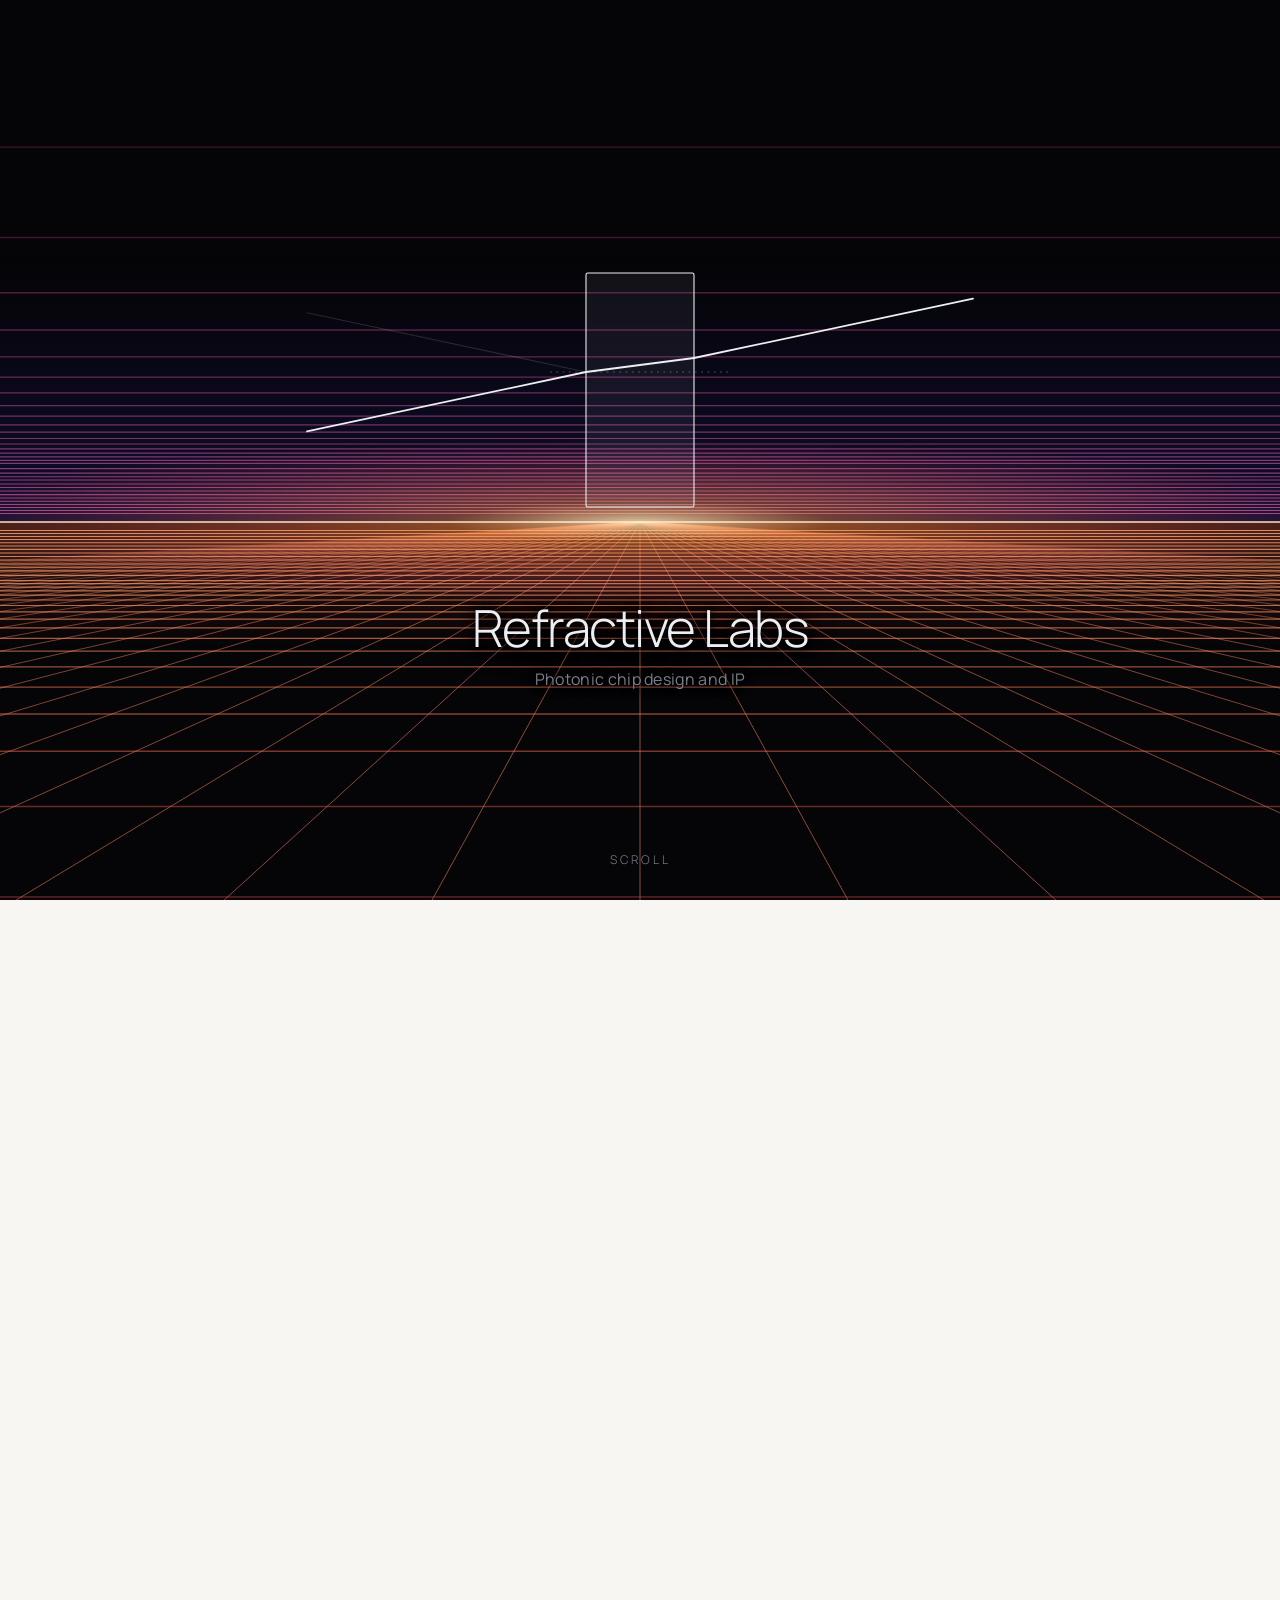
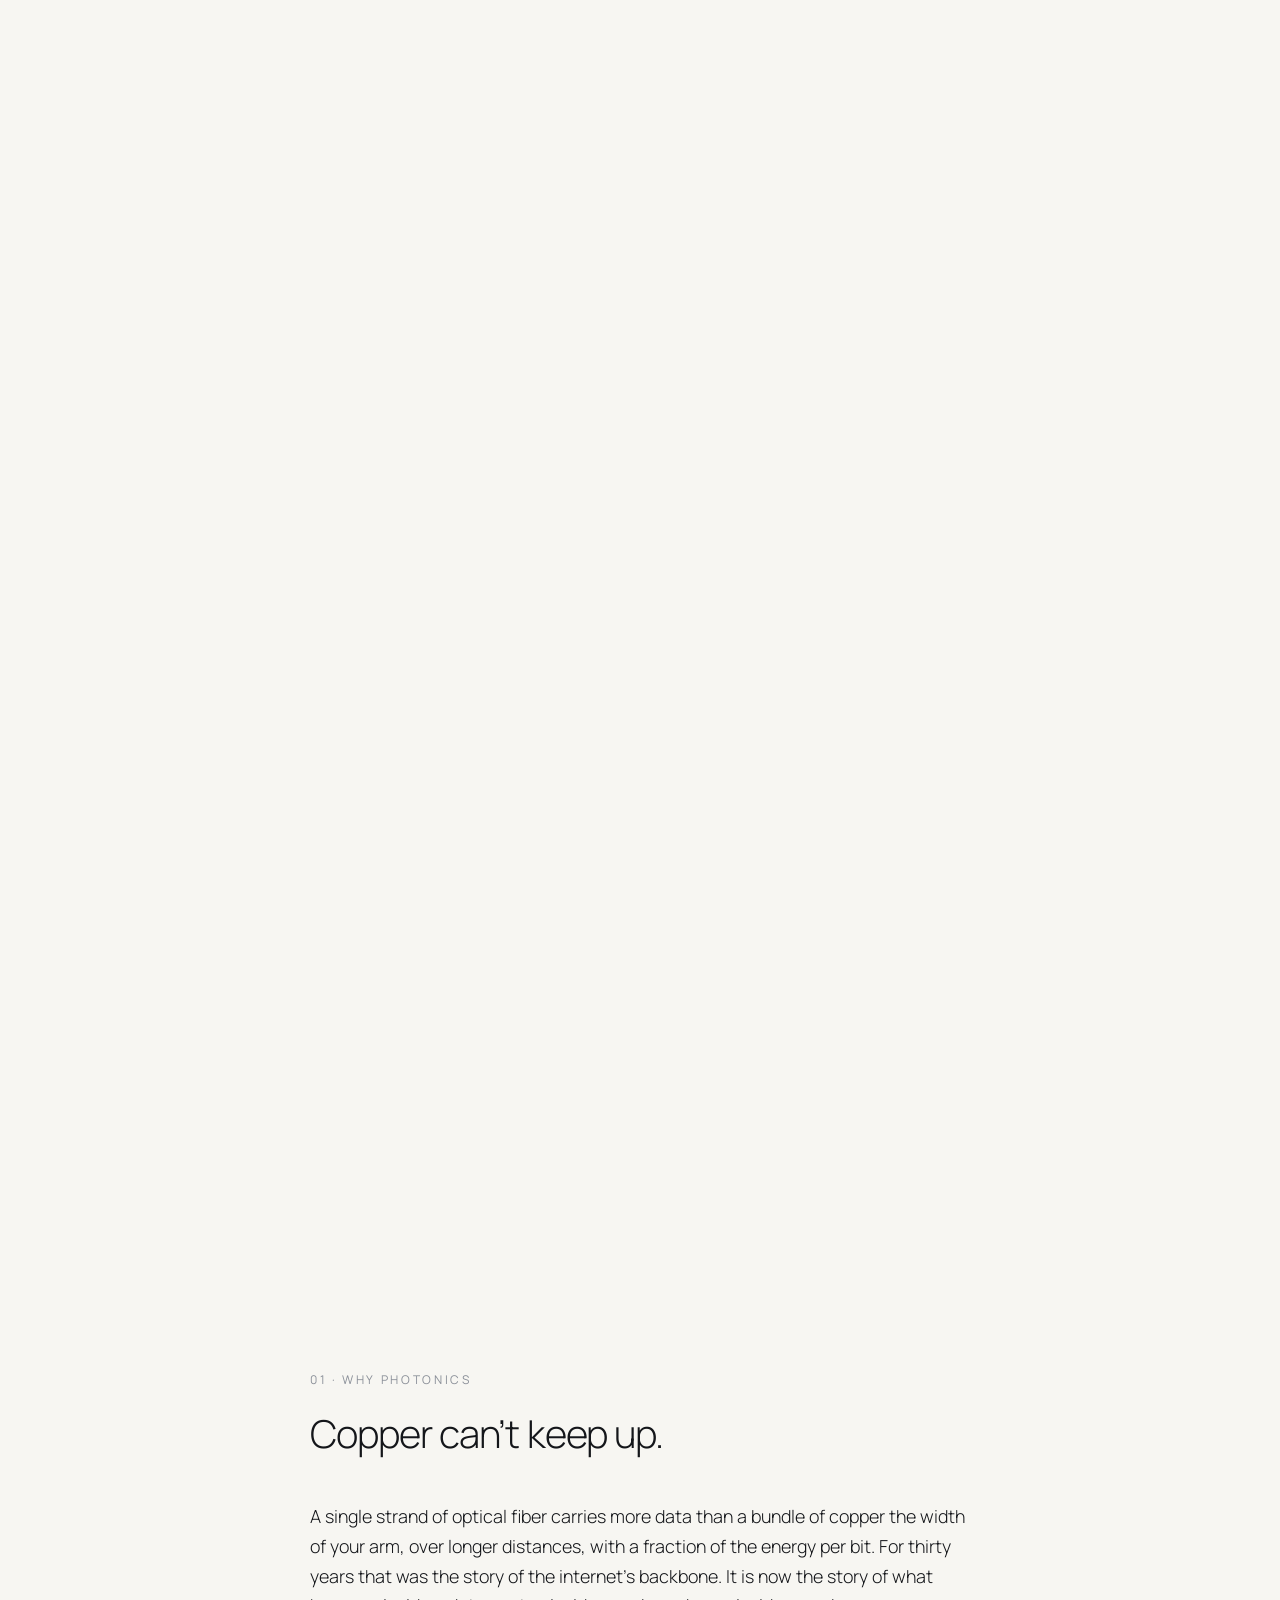
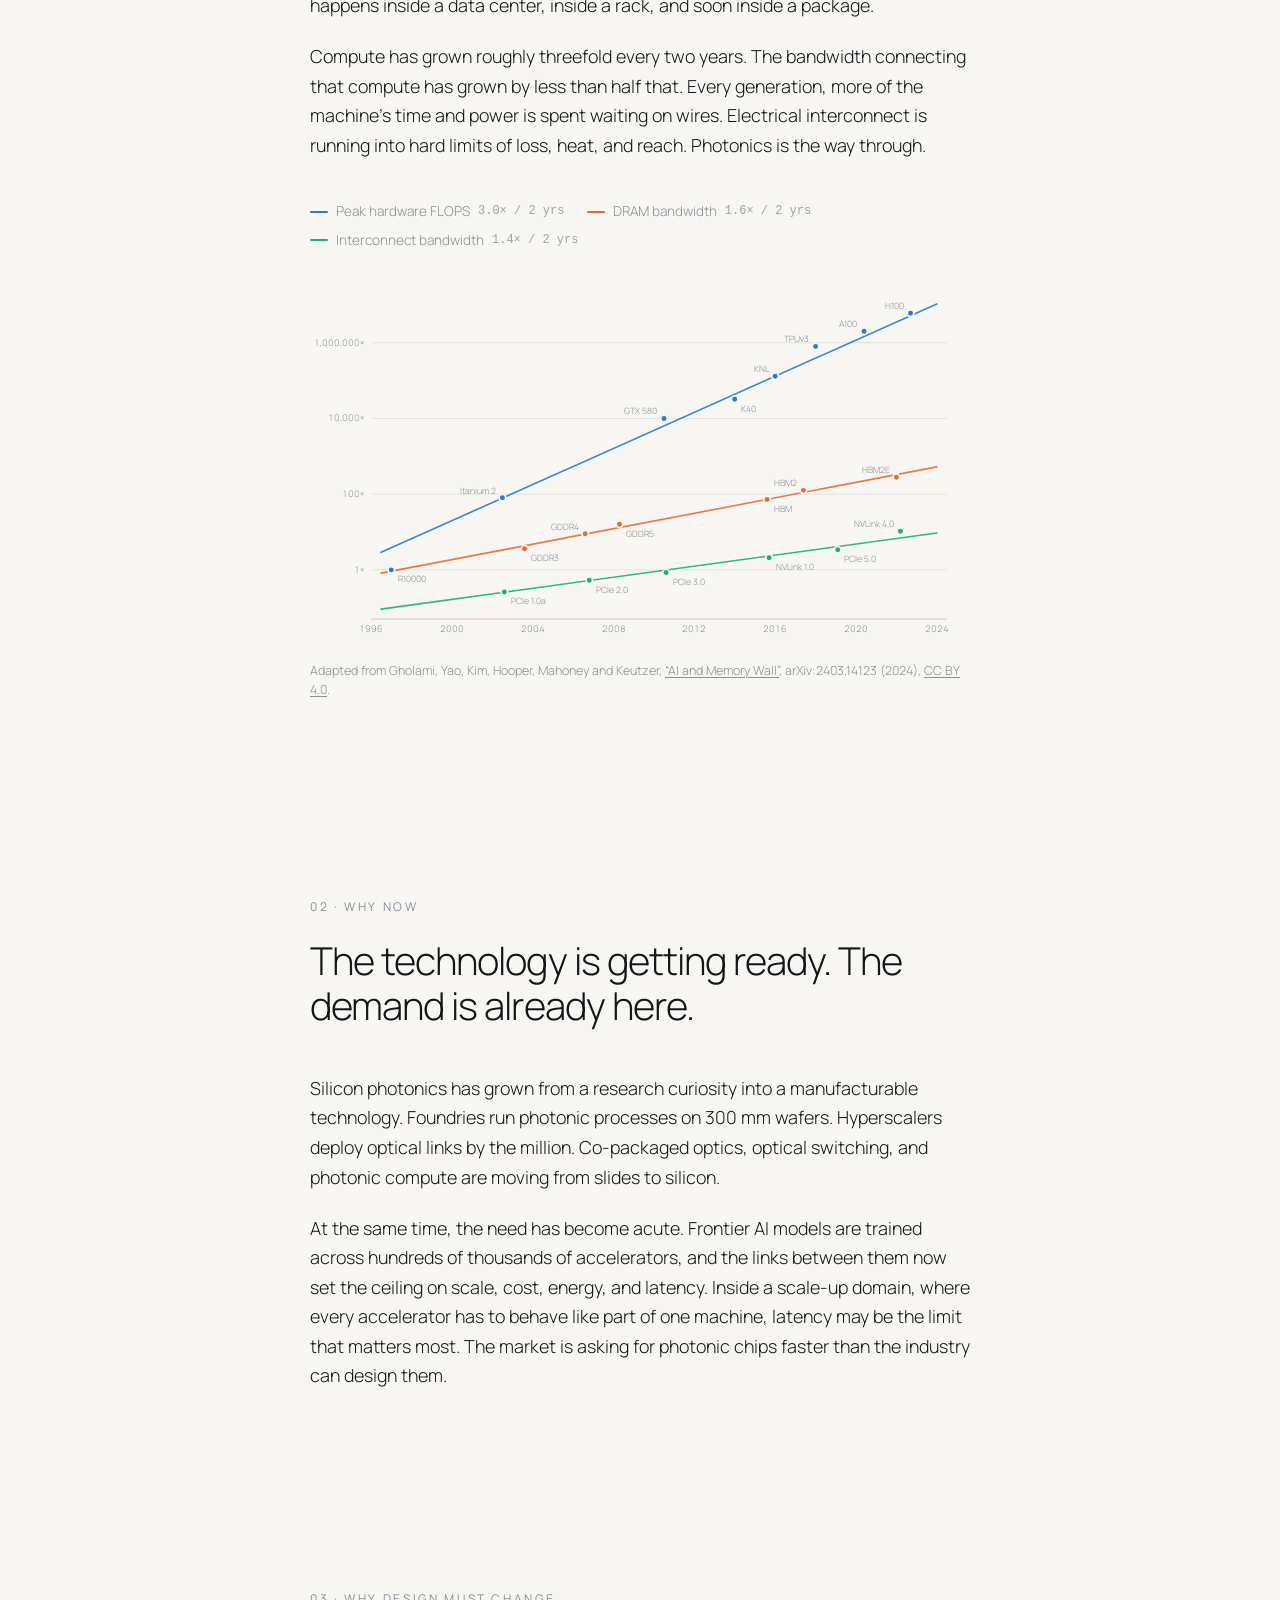
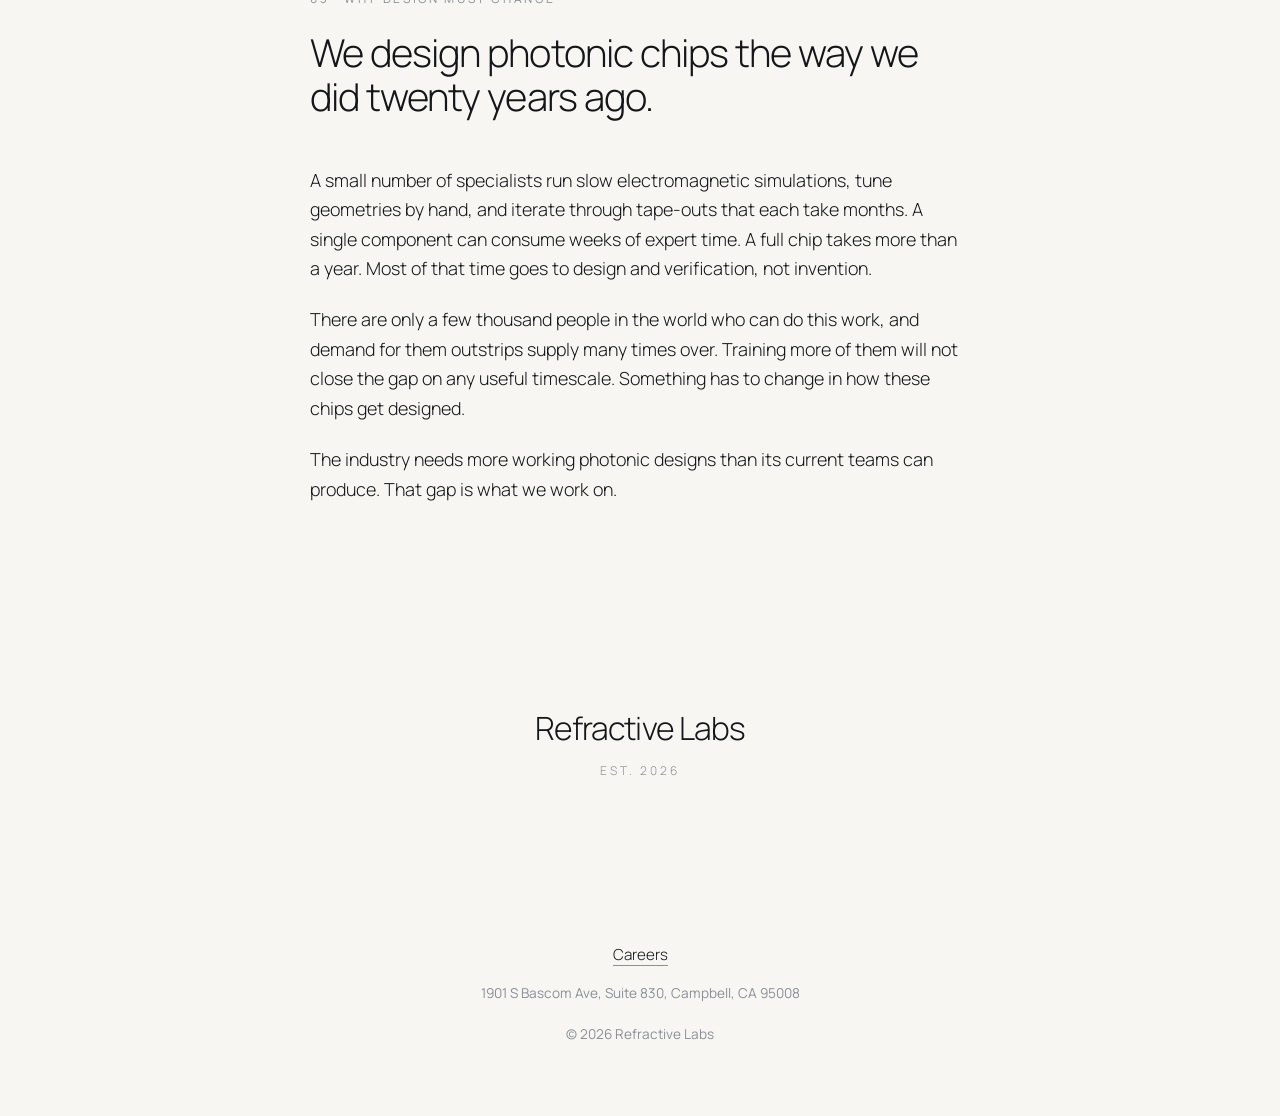
<file: index.html>
<!doctype html>
<html lang="en">
<head>
  <meta charset="utf-8">
  <meta name="viewport" content="width=device-width, initial-scale=1">
  <title>Refractive Labs</title>
  <meta name="description" content="Refractive Labs, Campbell, California.">
  <link rel="canonical" href="https://refractivelabs.com/">
  <link rel="icon" href="assets/favicon.svg" type="image/svg+xml">
  <meta property="og:title" content="Refractive Labs">
  <meta property="og:url" content="https://refractivelabs.com/">
  <meta property="og:type" content="website">
  <meta name="theme-color" content="#f7f6f2" media="(prefers-color-scheme: light)">
  <meta name="theme-color" content="#0f1013" media="(prefers-color-scheme: dark)">
  <link rel="preconnect" href="https://fonts.googleapis.com">
  <link rel="preconnect" href="https://fonts.gstatic.com" crossorigin>
  <link href="https://fonts.googleapis.com/css2?family=Manrope:wght@300;400;500&display=swap" rel="stylesheet">
  <link rel="stylesheet" href="assets/style.css">
</head>
<body>
  <!-- Scroll-driven hero. The tall wrapper provides scroll distance; the stage stays pinned. -->
  <section class="hero" id="hero">
    <div class="stage">
      <canvas class="horizon" id="horizon" aria-hidden="true"></canvas>
      <figure class="figure" aria-hidden="true">
        <svg id="optics" viewBox="0 0 800 400" fill="none">
          <rect class="slab" x="340" y="70" width="120" height="260" rx="2"/>
          <line class="normal" x1="300" y1="180" x2="500" y2="180"/>
          <g id="spectrum"></g>
          <line id="reflect" class="ray reflect" x1="0" y1="0" x2="0" y2="0"/>
          <line id="in" class="ray beam" x1="0" y1="0" x2="0" y2="0"/>
          <line id="mid" class="ray beam" x1="0" y1="0" x2="0" y2="0"/>
          <line id="out" class="ray beam" x1="0" y1="0" x2="0" y2="0"/>
        </svg>
      </figure>
      <header class="brand">
        <h1>Refractive Labs</h1>
        <p class="tagline">Photonic chip design and IP</p>
      </header>
      <p class="cue" id="cue">Scroll</p>
    </div>
  </section>

  <main class="essay">
    <section class="chapter reveal">
      <p class="eyebrow">01 &middot; Why photonics</p>
      <h2>Copper can’t keep up.</h2>
      <p>A single strand of optical fiber carries more data than a bundle of copper the width of your arm, over longer distances, with a fraction of the energy per bit. For thirty years that was the story of the internet's backbone. It is now the story of what happens inside a data center, inside a rack, and soon inside a package.</p>
      <p>Compute has grown roughly threefold every two years. The bandwidth connecting that compute has grown by less than half that. Every generation, more of the machine's time and power is spent waiting on wires. Electrical interconnect is running into hard limits of loss, heat, and reach. Photonics is the way through.</p>
      <figure class="chart">
        <ul class="chart-legend"><li><span class="key s-flops"></span>Peak hardware FLOPS <span class="rate">3.0× / 2 yrs</span></li><li><span class="key s-dram"></span>DRAM bandwidth <span class="rate">1.6× / 2 yrs</span></li><li><span class="key s-ic"></span>Interconnect bandwidth <span class="rate">1.4× / 2 yrs</span></li></ul>
        <div class="chart-wrap">
<svg class="chart-svg" viewBox="0 0 800 470" role="img" aria-labelledby="chart-title chart-desc">
<title id="chart-title">Scaling of peak hardware FLOPS, DRAM bandwidth and interconnect bandwidth, 1996 to 2023</title>
<desc id="chart-desc">Log-scale chart. Peak FLOPS grow about 3 times every two years; DRAM bandwidth about 1.6 times; interconnect bandwidth about 1.4 times. Values normalised to the R10000 of 1997.</desc>
<line class="grid" x1="74" y1="374.4" x2="772" y2="374.4"/>
<text class="tick" x="66" y="377.9" text-anchor="end">1×</text>
<line class="grid" x1="74" y1="282.6" x2="772" y2="282.6"/>
<text class="tick" x="66" y="286.1" text-anchor="end">100×</text>
<line class="grid" x1="74" y1="190.8" x2="772" y2="190.8"/>
<text class="tick" x="66" y="194.3" text-anchor="end">10,000×</text>
<line class="grid" x1="74" y1="99.1" x2="772" y2="99.1"/>
<text class="tick" x="66" y="102.6" text-anchor="end">1,000,000×</text>
<line class="axis" x1="74" y1="434.0" x2="772" y2="434.0"/>
<text class="tick" x="74.0" y="450" text-anchor="middle">1996</text>
<text class="tick" x="172.0" y="450" text-anchor="middle">2000</text>
<text class="tick" x="269.9" y="450" text-anchor="middle">2004</text>
<text class="tick" x="367.9" y="450" text-anchor="middle">2008</text>
<text class="tick" x="465.9" y="450" text-anchor="middle">2012</text>
<text class="tick" x="563.8" y="450" text-anchor="middle">2016</text>
<text class="tick" x="661.8" y="450" text-anchor="middle">2020</text>
<text class="tick" x="759.8" y="450" text-anchor="middle">2024</text>
<line class="trend s-flops" x1="86.2" y1="353.1" x2="759.8" y2="52.1"/>
<line class="trend s-dram" x1="86.2" y1="378.4" x2="759.8" y2="249.6"/>
<line class="trend s-ic" x1="86.2" y1="421.9" x2="759.8" y2="329.7"/>
<circle class="dot s-flops" cx="98.5" cy="374.4" r="4"/>
<text class="pl" x="106.5" y="389.4" text-anchor="start">R10000</text>
<circle class="dot s-flops" cx="233.2" cy="287.0" r="4"/>
<text class="pl" x="225.2" y="282.0" text-anchor="end">Itanium 2</text>
<circle class="dot s-flops" cx="429.1" cy="190.8" r="4"/>
<text class="pl" x="421.1" y="185.8" text-anchor="end">GTX 580</text>
<circle class="dot s-flops" cx="514.8" cy="167.6" r="4"/>
<text class="pl" x="522.8" y="182.6" text-anchor="start">K40</text>
<circle class="dot s-flops" cx="563.8" cy="139.7" r="4"/>
<text class="pl" x="555.8" y="134.7" text-anchor="end">KNL</text>
<circle class="dot s-flops" cx="612.8" cy="103.5" r="4"/>
<text class="pl" x="604.8" y="98.5" text-anchor="end">TPUv3</text>
<circle class="dot s-flops" cx="671.6" cy="85.2" r="4"/>
<text class="pl" x="663.6" y="80.2" text-anchor="end">A100</text>
<circle class="dot s-flops" cx="727.9" cy="63.4" r="4"/>
<text class="pl" x="719.9" y="58.4" text-anchor="end">H100</text>
<circle class="dot s-dram" cx="260.1" cy="348.8" r="4"/>
<text class="pl" x="268.1" y="363.8" text-anchor="start">GDDR3</text>
<circle class="dot s-dram" cx="333.6" cy="330.6" r="4"/>
<text class="pl" x="325.6" y="325.6" text-anchor="end">GDDR4</text>
<circle class="dot s-dram" cx="375.2" cy="319.1" r="4"/>
<text class="pl" x="383.2" y="334.1" text-anchor="start">GDDR5</text>
<circle class="dot s-dram" cx="554.0" cy="289.1" r="4"/>
<text class="pl" x="562.0" y="304.1" text-anchor="start">HBM</text>
<circle class="dot s-dram" cx="598.1" cy="278.0" r="4"/>
<text class="pl" x="590.1" y="273.0" text-anchor="end">HBM2</text>
<circle class="dot s-dram" cx="710.8" cy="262.1" r="4"/>
<text class="pl" x="702.8" y="257.1" text-anchor="end">HBM2E</text>
<circle class="dot s-ic" cx="235.6" cy="401.2" r="4"/>
<text class="pl" x="243.6" y="416.2" text-anchor="start">PCIe 1.0a</text>
<circle class="dot s-ic" cx="338.5" cy="387.0" r="4"/>
<text class="pl" x="346.5" y="402.0" text-anchor="start">PCIe 2.0</text>
<circle class="dot s-ic" cx="431.6" cy="377.6" r="4"/>
<text class="pl" x="439.6" y="392.6" text-anchor="start">PCIe 3.0</text>
<circle class="dot s-ic" cx="556.5" cy="359.6" r="4"/>
<text class="pl" x="564.5" y="374.6" text-anchor="start">NVLink 1.0</text>
<circle class="dot s-ic" cx="639.7" cy="350.0" r="4"/>
<text class="pl" x="647.7" y="365.0" text-anchor="start">PCIe 5.0</text>
<circle class="dot s-ic" cx="715.7" cy="327.5" r="4"/>
<text class="pl" x="707.7" y="322.5" text-anchor="end">NVLink 4.0</text>
<circle class="hit" cx="98.5" cy="374.4" r="14" data-name="R10000" data-series="Peak hardware FLOPS" data-year="1997" data-value="1×"/>
<circle class="hit" cx="233.2" cy="287.0" r="14" data-name="Itanium 2" data-series="Peak hardware FLOPS" data-year="2002" data-value="80×"/>
<circle class="hit" cx="429.1" cy="190.8" r="14" data-name="GTX 580" data-series="Peak hardware FLOPS" data-year="2010" data-value="10,000×"/>
<circle class="hit" cx="514.8" cy="167.6" r="14" data-name="K40" data-series="Peak hardware FLOPS" data-year="2014" data-value="32,000×"/>
<circle class="hit" cx="563.8" cy="139.7" r="14" data-name="KNL" data-series="Peak hardware FLOPS" data-year="2016" data-value="130,000×"/>
<circle class="hit" cx="612.8" cy="103.5" r="14" data-name="TPUv3" data-series="Peak hardware FLOPS" data-year="2018" data-value="800,000×"/>
<circle class="hit" cx="671.6" cy="85.2" r="14" data-name="A100" data-series="Peak hardware FLOPS" data-year="2020" data-value="2,000,000×"/>
<circle class="hit" cx="727.9" cy="63.4" r="14" data-name="H100" data-series="Peak hardware FLOPS" data-year="2023" data-value="6,000,000×"/>
<circle class="hit" cx="260.1" cy="348.8" r="14" data-name="GDDR3" data-series="DRAM bandwidth" data-year="2004" data-value="3.6×"/>
<circle class="hit" cx="333.6" cy="330.6" r="14" data-name="GDDR4" data-series="DRAM bandwidth" data-year="2007" data-value="9×"/>
<circle class="hit" cx="375.2" cy="319.1" r="14" data-name="GDDR5" data-series="DRAM bandwidth" data-year="2008" data-value="16×"/>
<circle class="hit" cx="554.0" cy="289.1" r="14" data-name="HBM" data-series="DRAM bandwidth" data-year="2016" data-value="72×"/>
<circle class="hit" cx="598.1" cy="278.0" r="14" data-name="HBM2" data-series="DRAM bandwidth" data-year="2017" data-value="126×"/>
<circle class="hit" cx="710.8" cy="262.1" r="14" data-name="HBM2E" data-series="DRAM bandwidth" data-year="2022" data-value="280×"/>
<circle class="hit" cx="235.6" cy="401.2" r="14" data-name="PCIe 1.0a" data-series="Interconnect bandwidth" data-year="2003" data-value="0.26×"/>
<circle class="hit" cx="338.5" cy="387.0" r="14" data-name="PCIe 2.0" data-series="Interconnect bandwidth" data-year="2007" data-value="0.53×"/>
<circle class="hit" cx="431.6" cy="377.6" r="14" data-name="PCIe 3.0" data-series="Interconnect bandwidth" data-year="2011" data-value="0.85×"/>
<circle class="hit" cx="556.5" cy="359.6" r="14" data-name="NVLink 1.0" data-series="Interconnect bandwidth" data-year="2016" data-value="2.1×"/>
<circle class="hit" cx="639.7" cy="350.0" r="14" data-name="PCIe 5.0" data-series="Interconnect bandwidth" data-year="2019" data-value="3.4×"/>
<circle class="hit" cx="715.7" cy="327.5" r="14" data-name="NVLink 4.0" data-series="Interconnect bandwidth" data-year="2022" data-value="10×"/>
</svg>
          <div class="chart-tip" id="chartTip" hidden></div>
        </div>
        <figcaption>Adapted from Gholami, Yao, Kim, Hooper, Mahoney and Keutzer, <a href="https://arxiv.org/abs/2403.14123">“AI and Memory Wall”</a>, arXiv:2403.14123 (2024), <a href="https://creativecommons.org/licenses/by/4.0/">CC BY 4.0</a>.</figcaption>
      </figure>
    </section>

    <section class="chapter reveal">
      <p class="eyebrow">02 &middot; Why now</p>
      <h2>The technology is getting ready. The demand is already here.</h2>
      <p>Silicon photonics has grown from a research curiosity into a manufacturable technology. Foundries run photonic processes on 300&nbsp;mm wafers. Hyperscalers deploy optical links by the million. Co-packaged optics, optical switching, and photonic compute are moving from slides to silicon.</p>
      <p>At the same time, the need has become acute. Frontier AI models are trained across hundreds of thousands of accelerators, and the links between them now set the ceiling on scale, cost, energy, and latency. Inside a scale-up domain, where every accelerator has to behave like part of one machine, latency may be the limit that matters most. The market is asking for photonic chips faster than the industry can design them.</p>
    </section>

    <section class="chapter reveal">
      <p class="eyebrow">03 &middot; Why design must change</p>
      <h2>We design photonic chips the way we did twenty years ago.</h2>
      <p>A small number of specialists run slow electromagnetic simulations, tune geometries by hand, and iterate through tape-outs that each take months. A single component can consume weeks of expert time. A full chip takes more than a year. Most of that time goes to design and verification, not invention.</p>
      <p>There are only a few thousand people in the world who can do this work, and demand for them outstrips supply many times over. Training more of them will not close the gap on any useful timescale. Something has to change in how these chips get designed.</p>
      <p>The industry needs more working photonic designs than its current teams can produce. That gap is what we work on.</p>
    </section>

    <section class="chapter closing reveal">
      <p class="wordmark-small">Refractive Labs</p>
      <p class="est">Est. 2026</p>
    </section>
  </main>

  <footer class="foot">
    <p class="foot-links"><a href="/careers/">Careers</a></p>
    <p>1901 S Bascom Ave, Suite 830, Campbell, CA 95008</p>
    <p class="foot-copy">&copy; <span id="year">2026</span> Refractive Labs</p>
  </footer>

  <script src="assets/optics.js"></script>
  <script src="assets/grid.js"></script>
  <script src="assets/chart.js"></script>
</body>
</html>
</file>
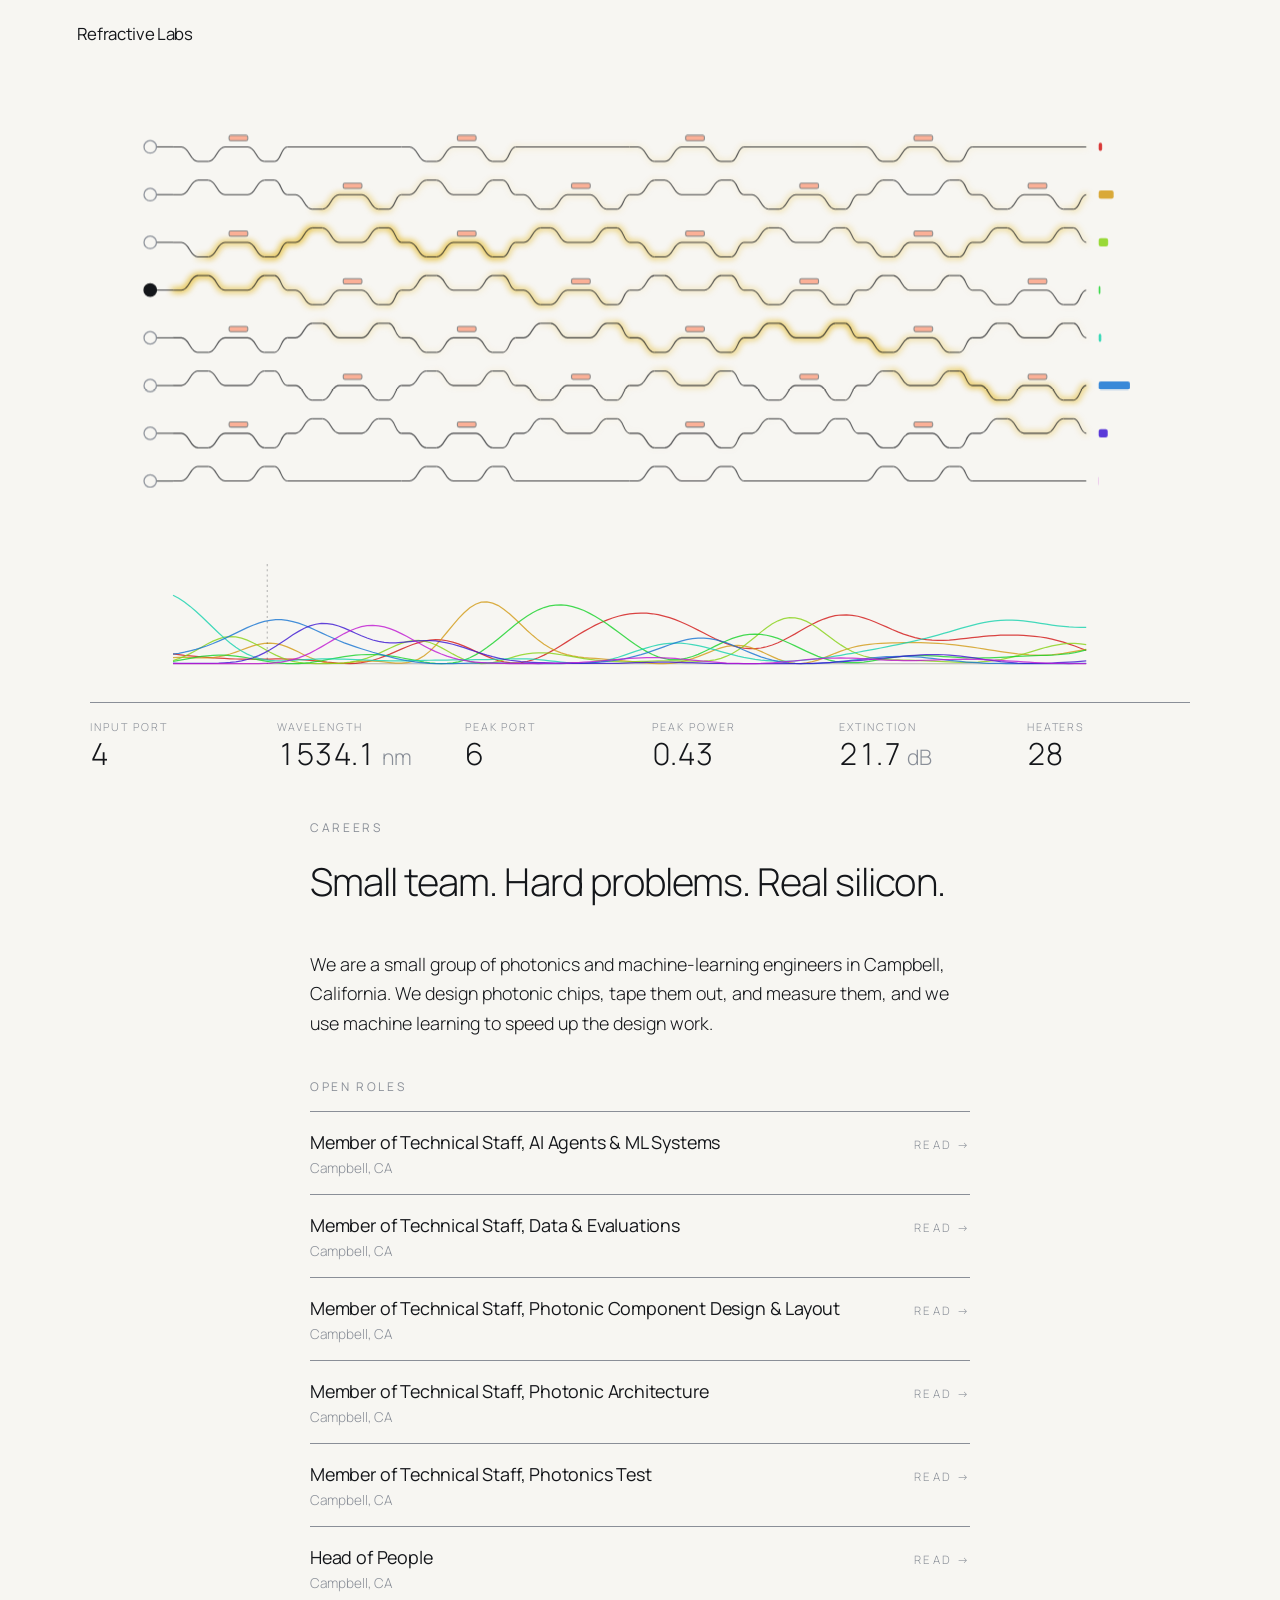
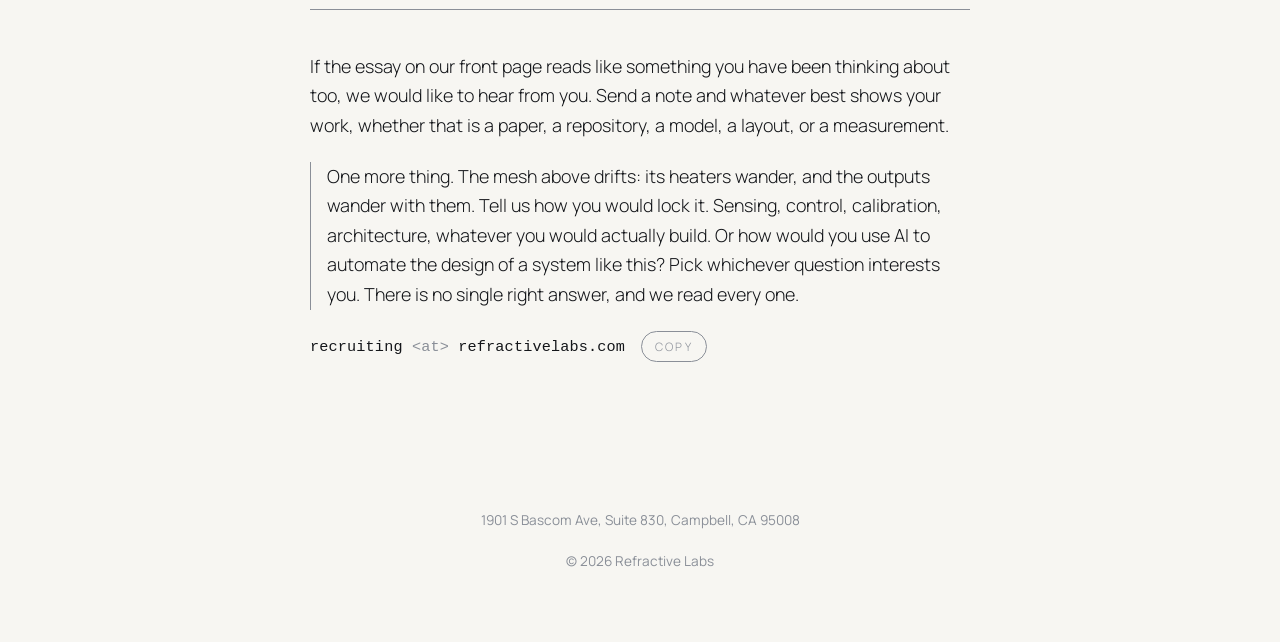
<file: careers/index.html>
<!doctype html>
<html lang="en">
<head>
  <meta charset="utf-8">
  <meta name="viewport" content="width=device-width, initial-scale=1">
  <title>Careers · Refractive Labs</title>
  <meta name="description" content="Careers at Refractive Labs, Campbell, California.">
  <link rel="canonical" href="https://refractivelabs.com/careers/">
  <link rel="icon" href="/assets/favicon.svg" type="image/svg+xml">
  <meta name="theme-color" content="#f7f6f2" media="(prefers-color-scheme: light)">
  <meta name="theme-color" content="#0f1013" media="(prefers-color-scheme: dark)">
  <link rel="preconnect" href="https://fonts.googleapis.com">
  <link rel="preconnect" href="https://fonts.gstatic.com" crossorigin>
  <link href="https://fonts.googleapis.com/css2?family=Manrope:wght@300;400;500&display=swap" rel="stylesheet">
  <link rel="stylesheet" href="/assets/style.css">
</head>
<body class="sub">
  <header class="topbar">
    <a class="home" href="/">Refractive Labs</a>
  </header>

  <main class="careers">
    <figure class="figure meshfig" id="meshFig" aria-hidden="true">
      <svg id="mesh" viewBox="0 0 1060 560" fill="none"></svg>
      <dl class="readout" id="readout"></dl>
    </figure>

    <section class="chapter">
      <p class="eyebrow">Careers</p>
      <h2>Small team. Hard problems. Real silicon.</h2>
      <p>We are a small group of photonics and machine-learning engineers in Campbell, California. We design photonic chips, tape them out, and measure them, and we use machine learning to speed up the design work.</p>
      <div class="roles" id="open-roles">
        <h3>Open roles</h3>
        <ul class="role-list">
          <li><a href="/careers/ai-agents-ml-systems/">
            <span><span class="role-name">Member of Technical Staff, AI Agents &amp; ML Systems</span>
            <span class="role-meta">Campbell, CA</span></span>
            <span class="role-go" aria-hidden="true">Read &rarr;</span></a></li>
          <li><a href="/careers/data-evaluations/">
            <span><span class="role-name">Member of Technical Staff, Data &amp; Evaluations</span>
            <span class="role-meta">Campbell, CA</span></span>
            <span class="role-go" aria-hidden="true">Read &rarr;</span></a></li>
          <li><a href="/careers/photonic-component-design-layout/">
            <span><span class="role-name">Member of Technical Staff, Photonic Component Design &amp; Layout</span>
            <span class="role-meta">Campbell, CA</span></span>
            <span class="role-go" aria-hidden="true">Read &rarr;</span></a></li>
          <li><a href="/careers/photonic-architecture/">
            <span><span class="role-name">Member of Technical Staff, Photonic Architecture</span>
            <span class="role-meta">Campbell, CA</span></span>
            <span class="role-go" aria-hidden="true">Read &rarr;</span></a></li>
          <li><a href="/careers/photonics-test/">
            <span><span class="role-name">Member of Technical Staff, Photonics Test</span>
            <span class="role-meta">Campbell, CA</span></span>
            <span class="role-go" aria-hidden="true">Read &rarr;</span></a></li>
          <li><a href="/careers/head-of-people/">
            <span><span class="role-name">Head of People</span>
            <span class="role-meta">Campbell, CA</span></span>
            <span class="role-go" aria-hidden="true">Read &rarr;</span></a></li>
        </ul>
      </div>
      <p>If the essay on our front page reads like something you have been thinking about too, we would like to hear from you. Send a note and whatever best shows your work, whether that is a paper, a repository, a model, a layout, or a measurement.</p>
      <p class="challenge">One more thing. The mesh above drifts: its heaters wander, and the outputs wander with them. Tell us how you would lock it. Sensing, control, calibration, architecture, whatever you would actually build. Or how would you use AI to automate the design of a system like this? Pick whichever question interests you. There is no single right answer, and we read every one.</p>
      <p class="email"><span class="obf"><span>recruiting</span><span class="at"> &lt;at&gt; </span><span>refractivelabs.com</span></span>
        <button type="button" class="copy" id="copyEmail" aria-label="Copy email address">copy</button></p>
    </section>
  </main>

  <footer class="foot">
    <p>1901 S Bascom Ave, Suite 830, Campbell, CA 95008</p>
    <p class="foot-copy">&copy; <span id="year">2026</span> Refractive Labs</p>
  </footer>

  <script src="/assets/readout.js"></script>
  <script src="/assets/mesh.js"></script>
  <script src="/assets/email.js"></script>
</body>
</html>
</file>
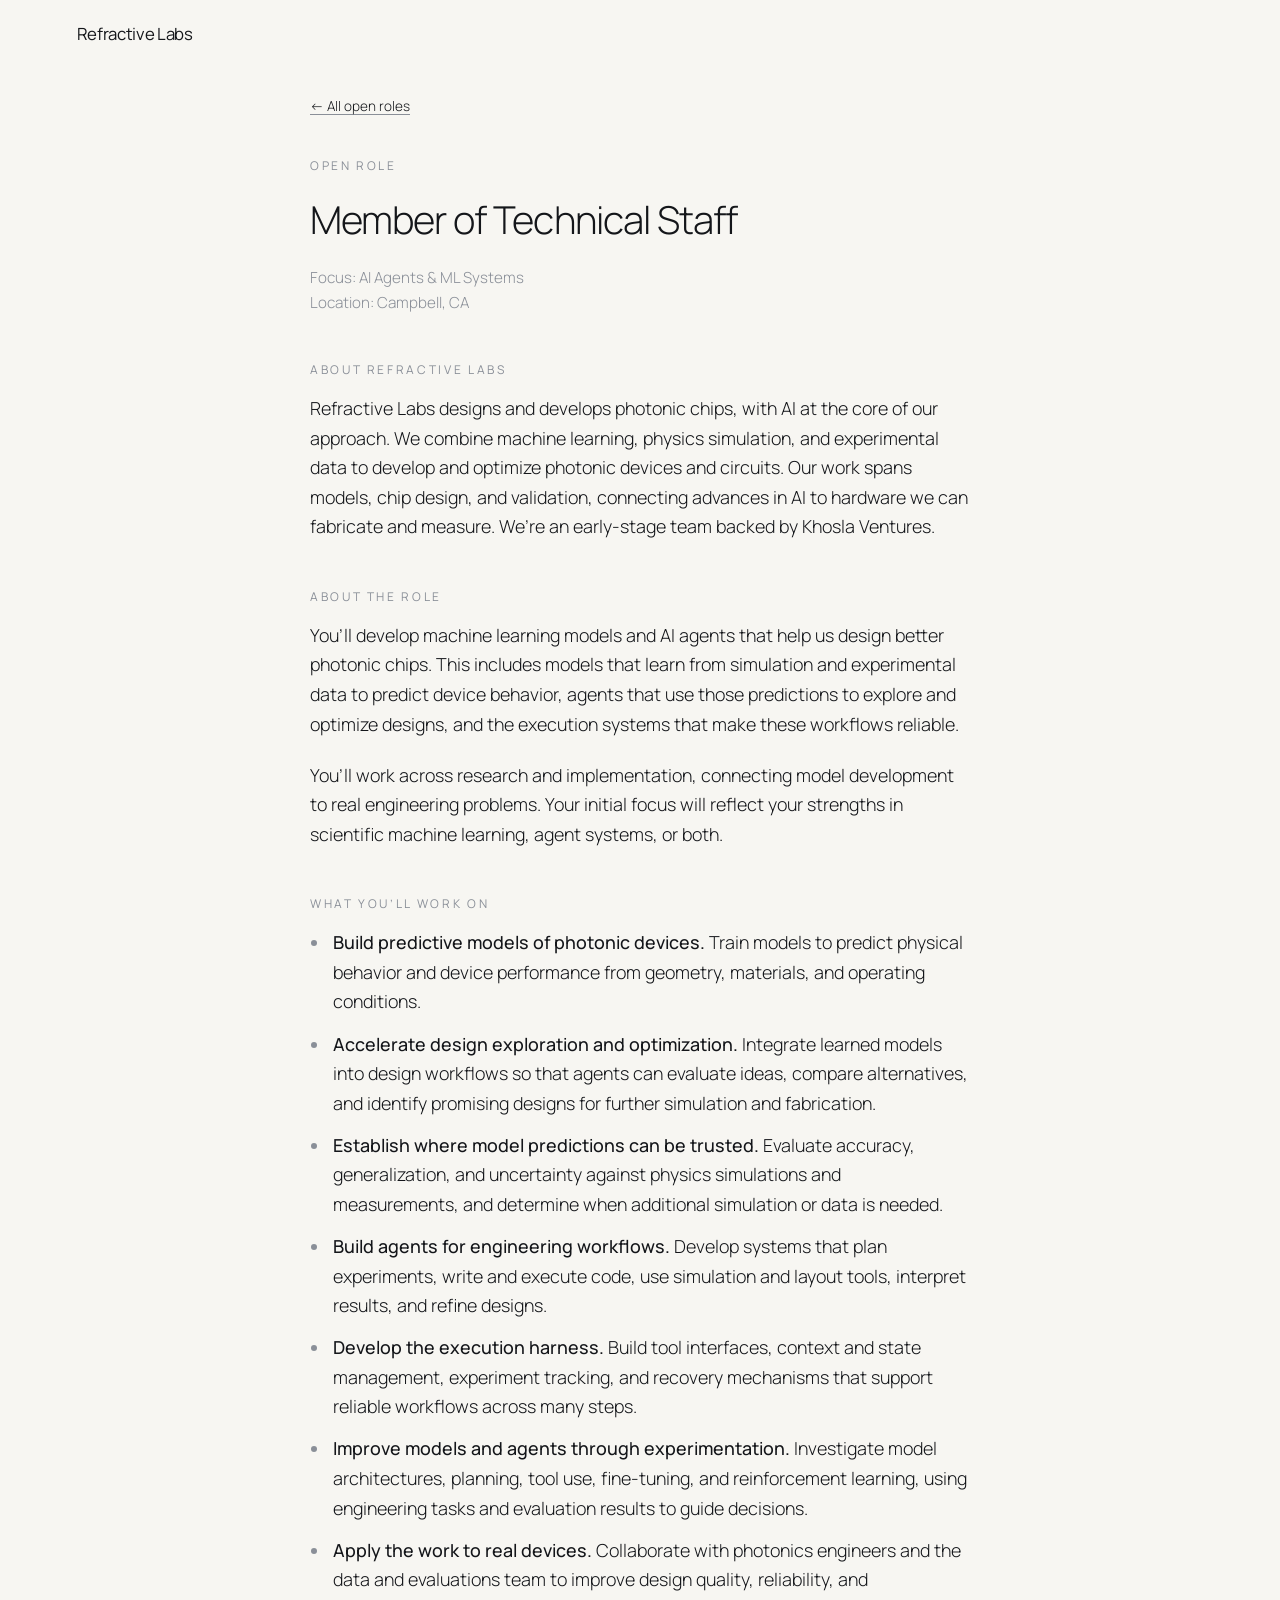
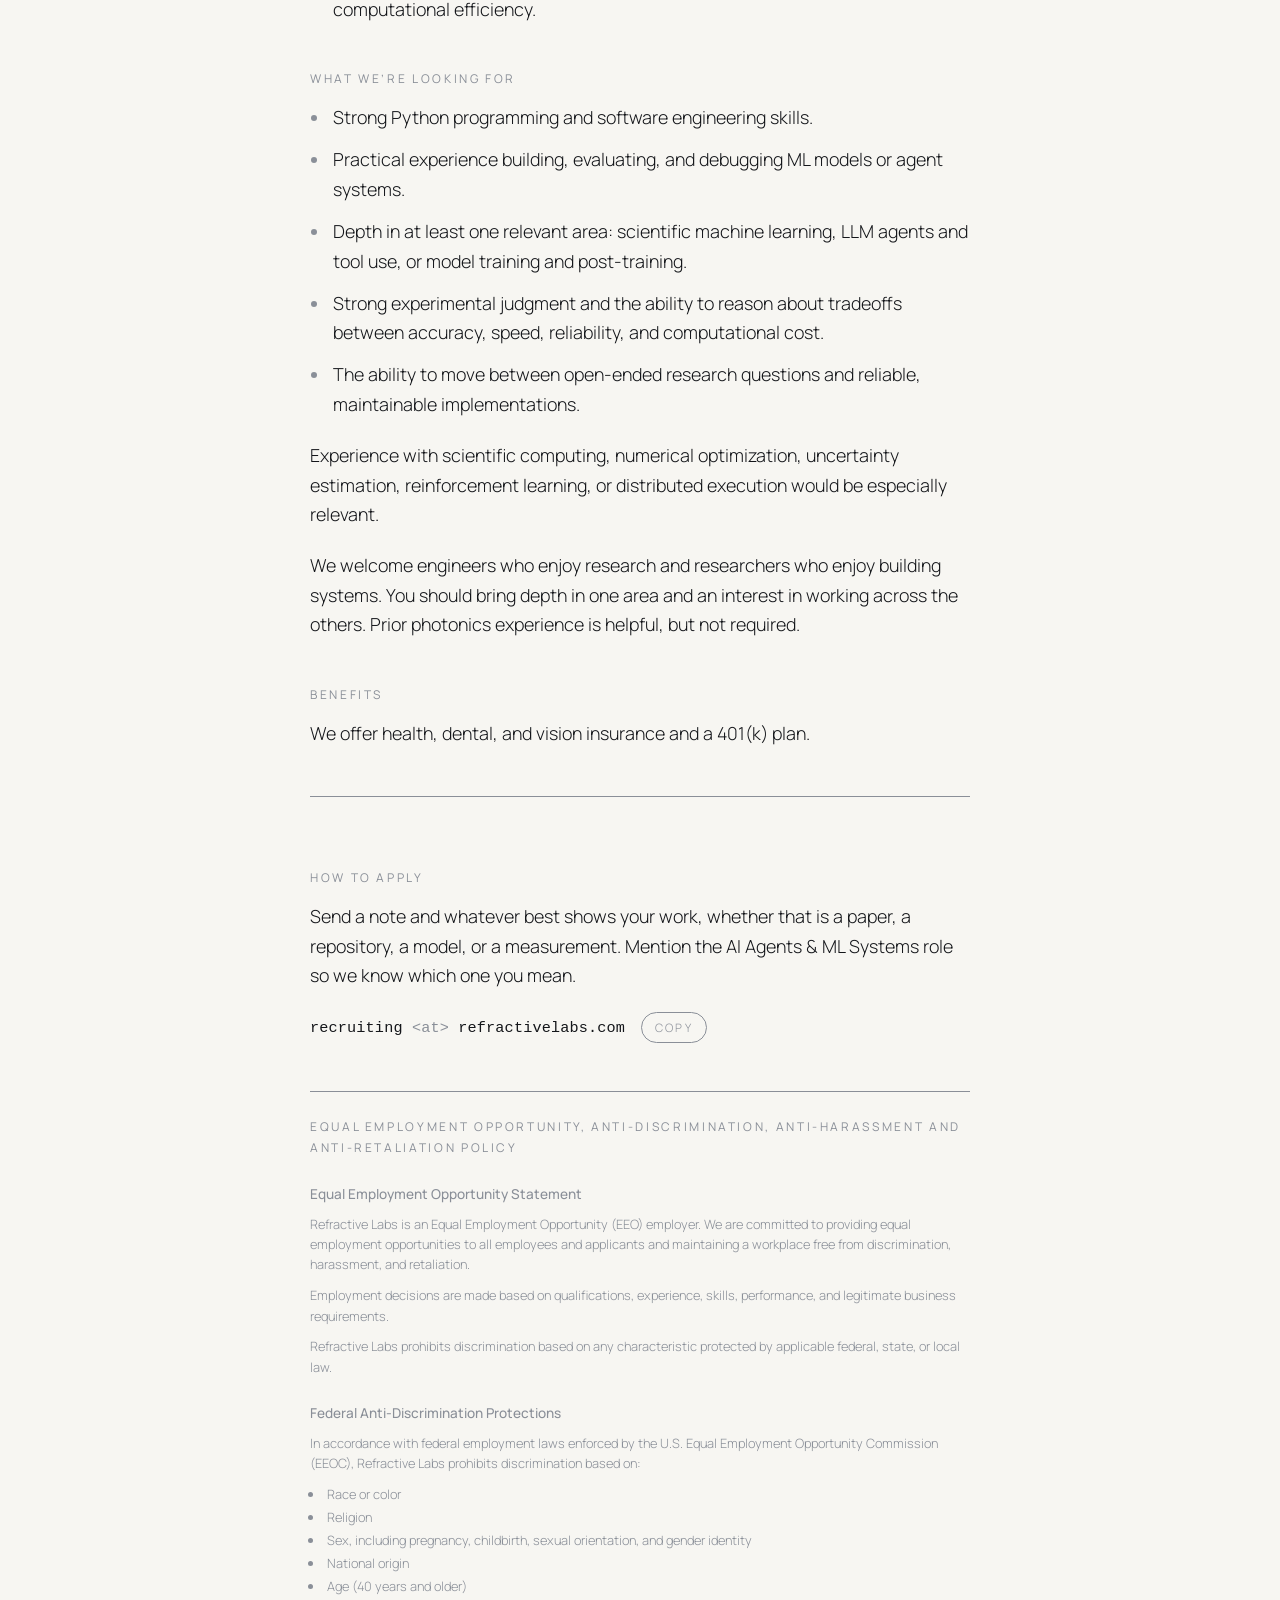
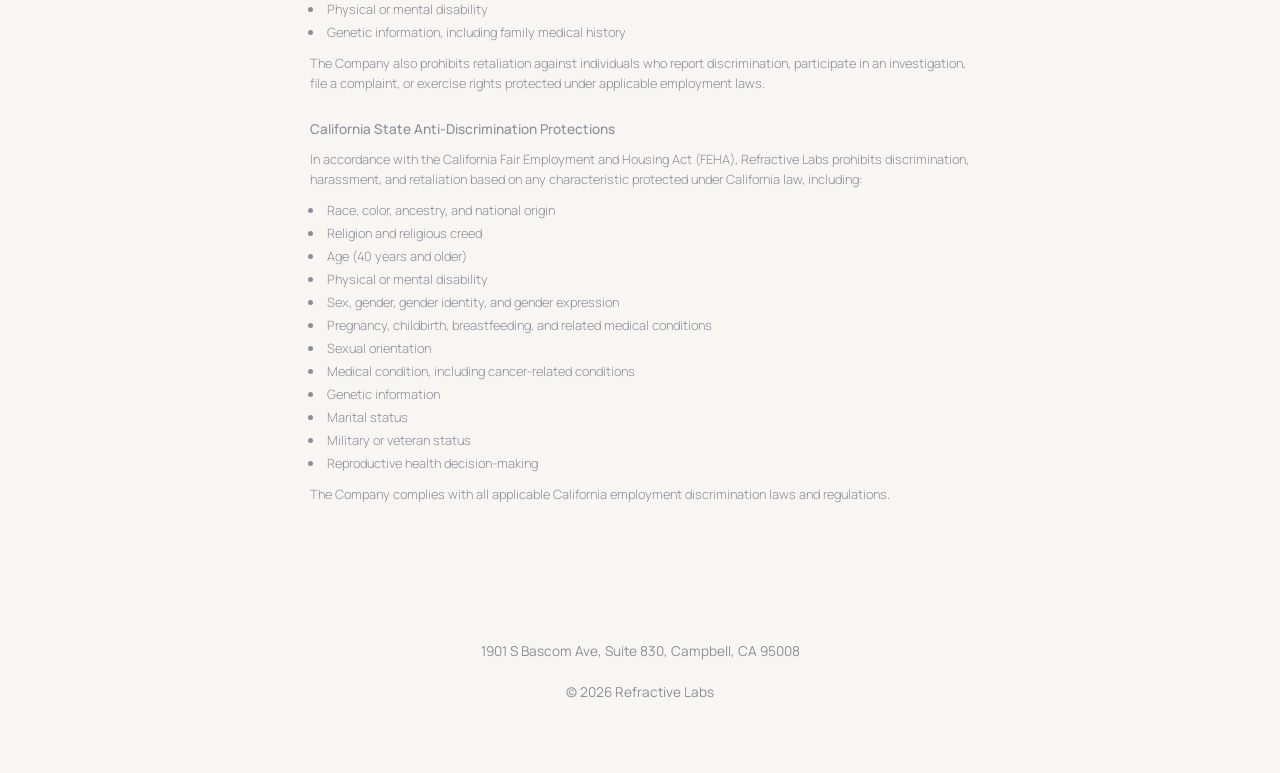
<file: careers/ai-agents-ml-systems/index.html>
<!doctype html>
<html lang="en">
<head>
  <meta charset="utf-8">
  <meta name="viewport" content="width=device-width, initial-scale=1">
  <title>Member of Technical Staff, AI Agents &amp; ML Systems · Refractive Labs</title>
  <meta name="description" content="Member of Technical Staff, AI Agents &amp; ML Systems, at Refractive Labs in Campbell, California.">
  <link rel="canonical" href="https://refractivelabs.com/careers/ai-agents-ml-systems/">
  <link rel="icon" href="/assets/favicon.svg" type="image/svg+xml">
  <meta name="theme-color" content="#f7f6f2" media="(prefers-color-scheme: light)">
  <meta name="theme-color" content="#0f1013" media="(prefers-color-scheme: dark)">
  <link rel="preconnect" href="https://fonts.googleapis.com">
  <link rel="preconnect" href="https://fonts.gstatic.com" crossorigin>
  <link href="https://fonts.googleapis.com/css2?family=Manrope:wght@300;400;500&display=swap" rel="stylesheet">
  <link rel="stylesheet" href="/assets/style.css">
</head>
<body class="sub">
  <header class="topbar">
    <a class="home" href="/">Refractive Labs</a>
  </header>

  <main class="careers">
    <article class="chapter role">
      <p class="back"><a href="/careers/#open-roles">&larr; All open roles</a></p>
      <p class="eyebrow">Open role</p>
      <h2>Member of Technical Staff</h2>
      <p class="role-facts">Focus: AI Agents &amp; ML Systems<br>Location: Campbell, CA</p>

      <h3>About Refractive Labs</h3>
      <p>Refractive Labs designs and develops photonic chips, with AI at the core of our approach. We combine machine learning, physics simulation, and experimental data to develop and optimize photonic devices and circuits. Our work spans models, chip design, and validation, connecting advances in AI to hardware we can fabricate and measure. We’re an early-stage team backed by Khosla Ventures.</p>

      <h3>About the role</h3>
      <p>You’ll develop machine learning models and AI agents that help us design better photonic chips. This includes models that learn from simulation and experimental data to predict device behavior, agents that use those predictions to explore and optimize designs, and the execution systems that make these workflows reliable.</p>
      <p>You’ll work across research and implementation, connecting model development to real engineering problems. Your initial focus will reflect your strengths in scientific machine learning, agent systems, or both.</p>

      <h3>What you’ll work on</h3>
      <ul>
        <li><strong>Build predictive models of photonic devices.</strong> Train models to predict physical behavior and device performance from geometry, materials, and operating conditions.</li>
        <li><strong>Accelerate design exploration and optimization.</strong> Integrate learned models into design workflows so that agents can evaluate ideas, compare alternatives, and identify promising designs for further simulation and fabrication.</li>
        <li><strong>Establish where model predictions can be trusted.</strong> Evaluate accuracy, generalization, and uncertainty against physics simulations and measurements, and determine when additional simulation or data is needed.</li>
        <li><strong>Build agents for engineering workflows.</strong> Develop systems that plan experiments, write and execute code, use simulation and layout tools, interpret results, and refine designs.</li>
        <li><strong>Develop the execution harness.</strong> Build tool interfaces, context and state management, experiment tracking, and recovery mechanisms that support reliable workflows across many steps.</li>
        <li><strong>Improve models and agents through experimentation.</strong> Investigate model architectures, planning, tool use, fine-tuning, and reinforcement learning, using engineering tasks and evaluation results to guide decisions.</li>
        <li><strong>Apply the work to real devices.</strong> Collaborate with photonics engineers and the data and evaluations team to improve design quality, reliability, and computational efficiency.</li>
      </ul>

      <h3>What we’re looking for</h3>
      <ul>
        <li>Strong Python programming and software engineering skills.</li>
        <li>Practical experience building, evaluating, and debugging ML models or agent systems.</li>
        <li>Depth in at least one relevant area: scientific machine learning, LLM agents and tool use, or model training and post-training.</li>
        <li>Strong experimental judgment and the ability to reason about tradeoffs between accuracy, speed, reliability, and computational cost.</li>
        <li>The ability to move between open-ended research questions and reliable, maintainable implementations.</li>
      </ul>
      <p>Experience with scientific computing, numerical optimization, uncertainty estimation, reinforcement learning, or distributed execution would be especially relevant.</p>
      <p>We welcome engineers who enjoy research and researchers who enjoy building systems. You should bring depth in one area and an interest in working across the others. Prior photonics experience is helpful, but not required.</p>

      <h3>Benefits</h3>
      <p>We offer health, dental, and vision insurance and a 401(k) plan.</p>

      <div class="role-apply">
        <h3>How to apply</h3>
        <p>Send a note and whatever best shows your work, whether that is a paper, a repository, a model, or a measurement. Mention the AI Agents &amp; ML Systems role so we know which one you mean.</p>
        <p class="email"><span class="obf"><span>recruiting</span><span class="at"> &lt;at&gt; </span><span>refractivelabs.com</span></span>
          <button type="button" class="copy" id="copyEmail" aria-label="Copy email address">copy</button></p>
      </div>
      <section class="role-eeo">
        <h3>Equal Employment Opportunity, Anti-Discrimination, Anti-Harassment and Anti-Retaliation Policy</h3>
        <h4>Equal Employment Opportunity Statement</h4>
        <p>Refractive Labs is an Equal Employment Opportunity (EEO) employer. We are committed to providing equal employment opportunities to all employees and applicants and maintaining a workplace free from discrimination, harassment, and retaliation.</p>
        <p>Employment decisions are made based on qualifications, experience, skills, performance, and legitimate business requirements.</p>
        <p>Refractive Labs prohibits discrimination based on any characteristic protected by applicable federal, state, or local law.</p>
        <h4>Federal Anti-Discrimination Protections</h4>
        <p>In accordance with federal employment laws enforced by the U.S. Equal Employment Opportunity Commission (EEOC), Refractive Labs prohibits discrimination based on:</p>
        <ul>
          <li>Race or color</li>
          <li>Religion</li>
          <li>Sex, including pregnancy, childbirth, sexual orientation, and gender identity</li>
          <li>National origin</li>
          <li>Age (40 years and older)</li>
          <li>Physical or mental disability</li>
          <li>Genetic information, including family medical history</li>
        </ul>
        <p>The Company also prohibits retaliation against individuals who report discrimination, participate in an investigation, file a complaint, or exercise rights protected under applicable employment laws.</p>
        <h4>California State Anti-Discrimination Protections</h4>
        <p>In accordance with the California Fair Employment and Housing Act (FEHA), Refractive Labs prohibits discrimination, harassment, and retaliation based on any characteristic protected under California law, including:</p>
        <ul>
          <li>Race, color, ancestry, and national origin</li>
          <li>Religion and religious creed</li>
          <li>Age (40 years and older)</li>
          <li>Physical or mental disability</li>
          <li>Sex, gender, gender identity, and gender expression</li>
          <li>Pregnancy, childbirth, breastfeeding, and related medical conditions</li>
          <li>Sexual orientation</li>
          <li>Medical condition, including cancer-related conditions</li>
          <li>Genetic information</li>
          <li>Marital status</li>
          <li>Military or veteran status</li>
          <li>Reproductive health decision-making</li>
        </ul>
        <p>The Company complies with all applicable California employment discrimination laws and regulations.</p>
      </section>
    </article>
  </main>

  <footer class="foot">
    <p>1901 S Bascom Ave, Suite 830, Campbell, CA 95008</p>
    <p class="foot-copy">&copy; <span id="year">2026</span> Refractive Labs</p>
  </footer>

  <script src="/assets/email.js"></script>
</body>
</html>
</file>
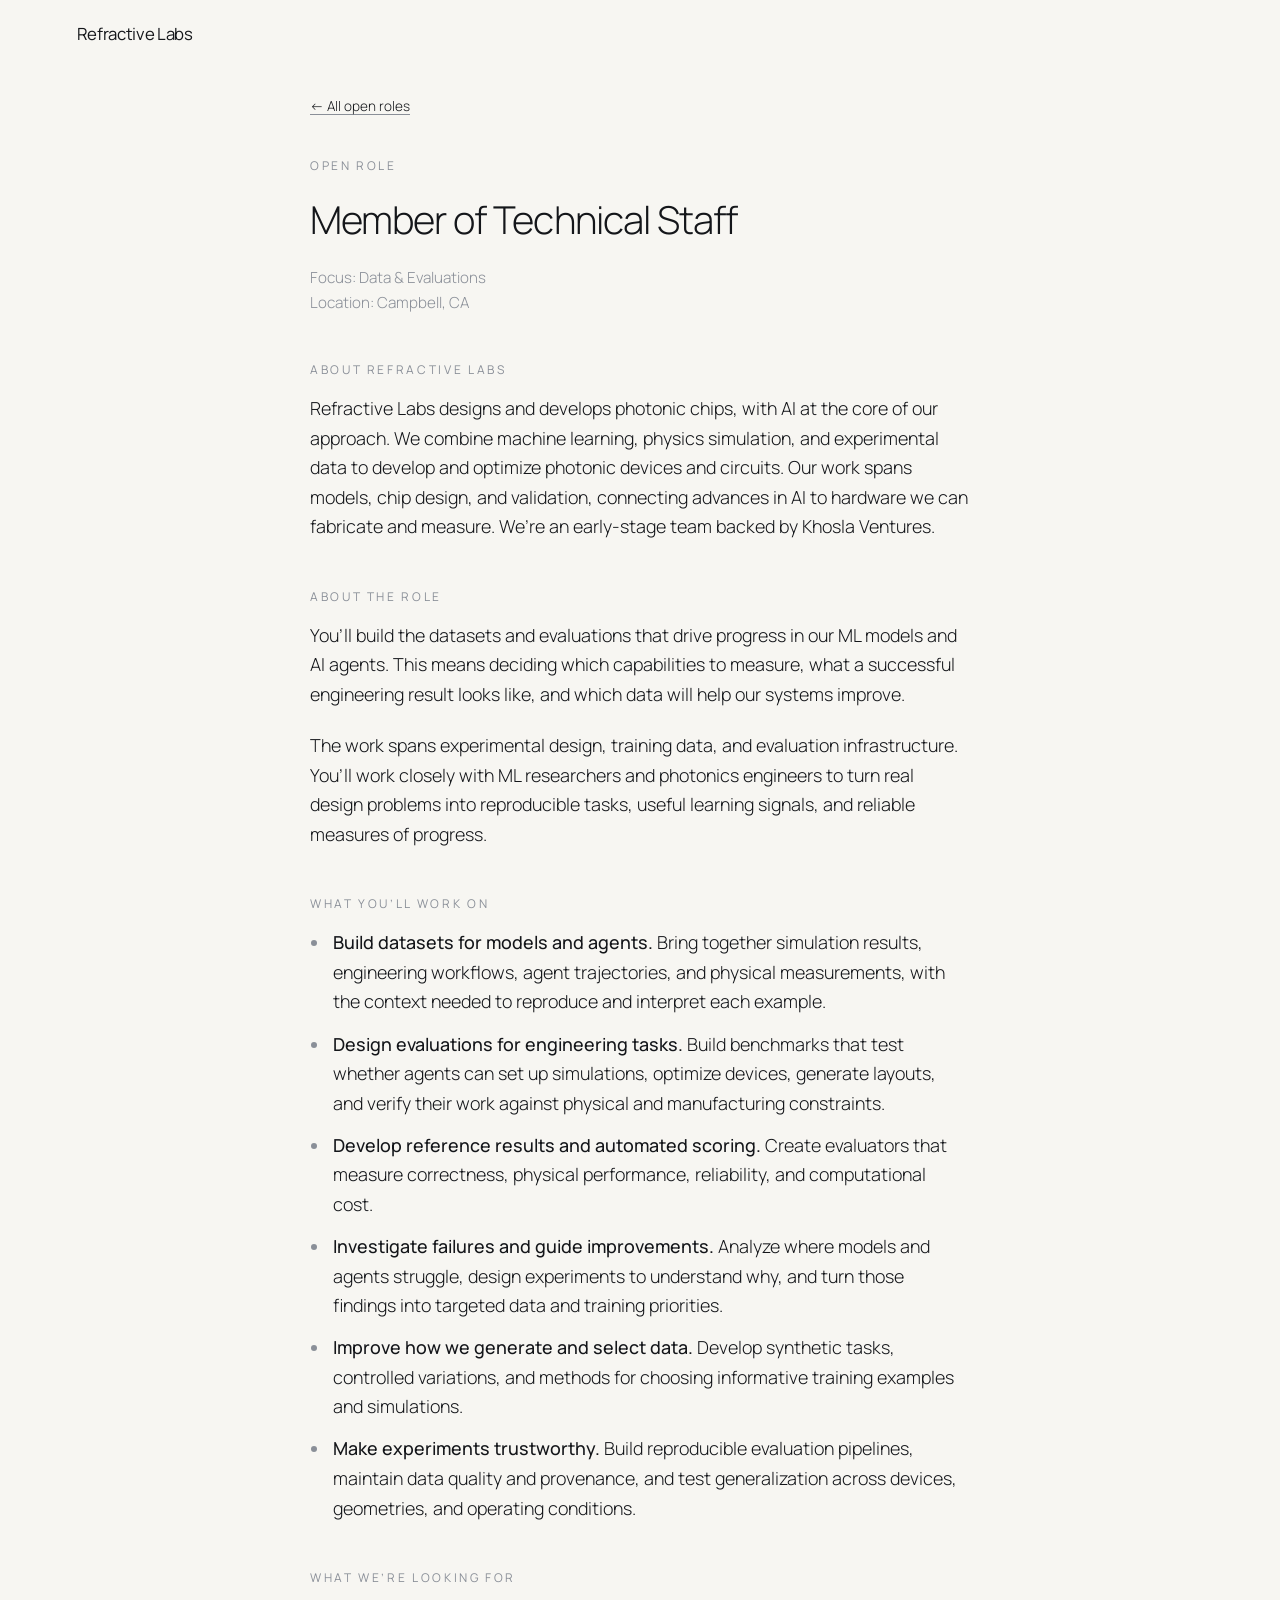
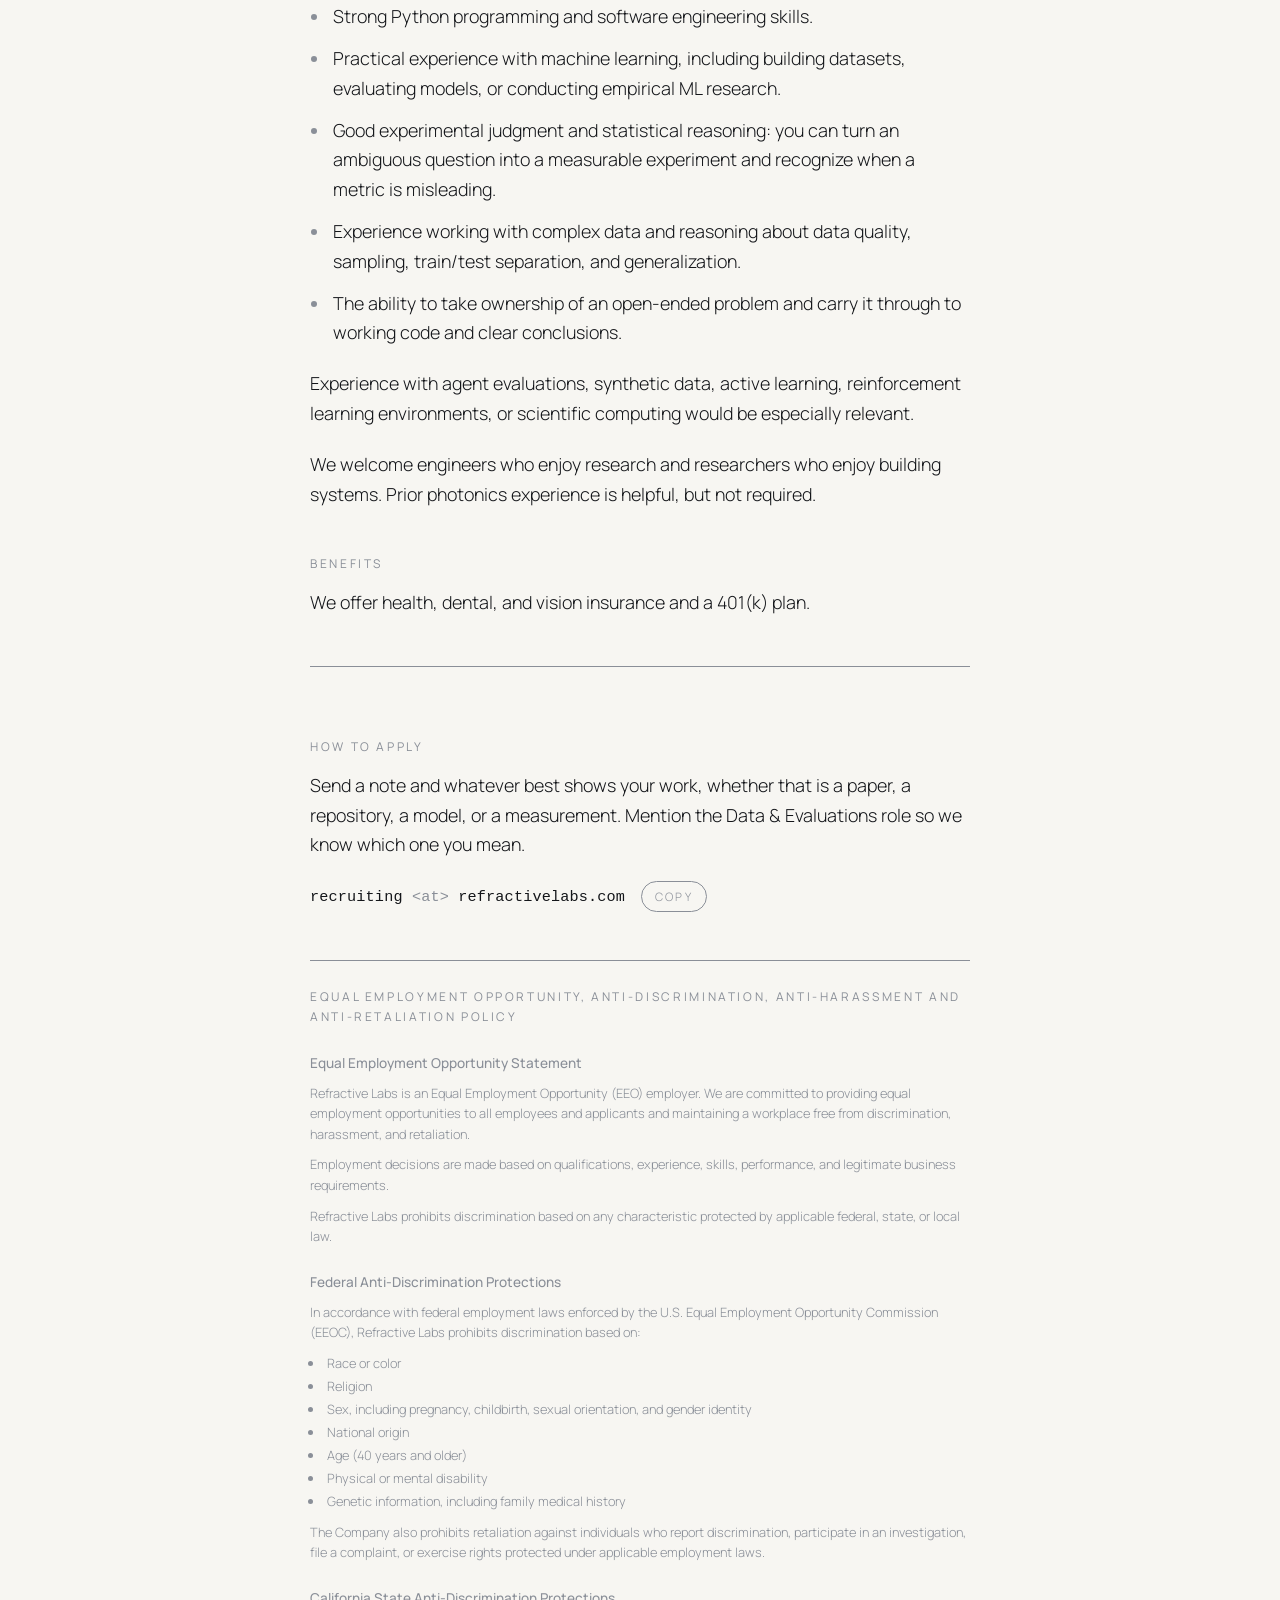
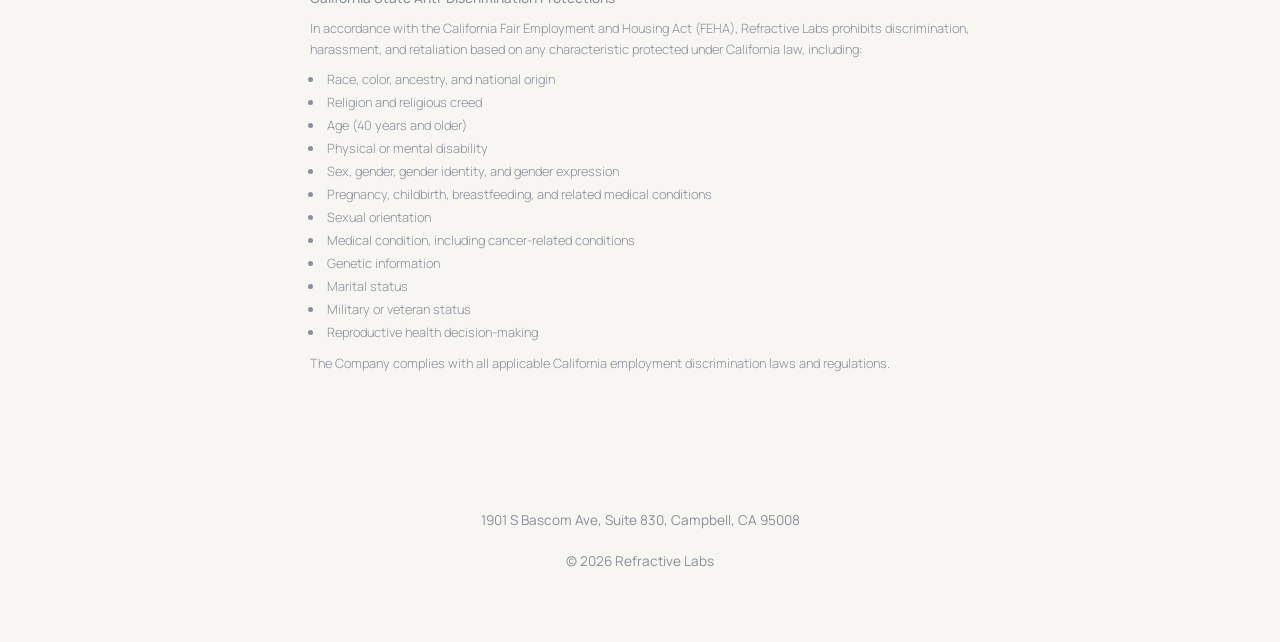
<file: careers/data-evaluations/index.html>
<!doctype html>
<html lang="en">
<head>
  <meta charset="utf-8">
  <meta name="viewport" content="width=device-width, initial-scale=1">
  <title>Member of Technical Staff, Data &amp; Evaluations · Refractive Labs</title>
  <meta name="description" content="Member of Technical Staff, Data &amp; Evaluations, at Refractive Labs in Campbell, California.">
  <link rel="canonical" href="https://refractivelabs.com/careers/data-evaluations/">
  <link rel="icon" href="/assets/favicon.svg" type="image/svg+xml">
  <meta name="theme-color" content="#f7f6f2" media="(prefers-color-scheme: light)">
  <meta name="theme-color" content="#0f1013" media="(prefers-color-scheme: dark)">
  <link rel="preconnect" href="https://fonts.googleapis.com">
  <link rel="preconnect" href="https://fonts.gstatic.com" crossorigin>
  <link href="https://fonts.googleapis.com/css2?family=Manrope:wght@300;400;500&display=swap" rel="stylesheet">
  <link rel="stylesheet" href="/assets/style.css">
</head>
<body class="sub">
  <header class="topbar">
    <a class="home" href="/">Refractive Labs</a>
  </header>

  <main class="careers">
    <article class="chapter role">
      <p class="back"><a href="/careers/#open-roles">&larr; All open roles</a></p>
      <p class="eyebrow">Open role</p>
      <h2>Member of Technical Staff</h2>
      <p class="role-facts">Focus: Data &amp; Evaluations<br>Location: Campbell, CA</p>

      <h3>About Refractive Labs</h3>
      <p>Refractive Labs designs and develops photonic chips, with AI at the core of our approach. We combine machine learning, physics simulation, and experimental data to develop and optimize photonic devices and circuits. Our work spans models, chip design, and validation, connecting advances in AI to hardware we can fabricate and measure. We’re an early-stage team backed by Khosla Ventures.</p>

      <h3>About the role</h3>
      <p>You’ll build the datasets and evaluations that drive progress in our ML models and AI agents. This means deciding which capabilities to measure, what a successful engineering result looks like, and which data will help our systems improve.</p>
      <p>The work spans experimental design, training data, and evaluation infrastructure. You’ll work closely with ML researchers and photonics engineers to turn real design problems into reproducible tasks, useful learning signals, and reliable measures of progress.</p>

      <h3>What you’ll work on</h3>
      <ul>
        <li><strong>Build datasets for models and agents.</strong> Bring together simulation results, engineering workflows, agent trajectories, and physical measurements, with the context needed to reproduce and interpret each example.</li>
        <li><strong>Design evaluations for engineering tasks.</strong> Build benchmarks that test whether agents can set up simulations, optimize devices, generate layouts, and verify their work against physical and manufacturing constraints.</li>
        <li><strong>Develop reference results and automated scoring.</strong> Create evaluators that measure correctness, physical performance, reliability, and computational cost.</li>
        <li><strong>Investigate failures and guide improvements.</strong> Analyze where models and agents struggle, design experiments to understand why, and turn those findings into targeted data and training priorities.</li>
        <li><strong>Improve how we generate and select data.</strong> Develop synthetic tasks, controlled variations, and methods for choosing informative training examples and simulations.</li>
        <li><strong>Make experiments trustworthy.</strong> Build reproducible evaluation pipelines, maintain data quality and provenance, and test generalization across devices, geometries, and operating conditions.</li>
      </ul>

      <h3>What we’re looking for</h3>
      <ul>
        <li>Strong Python programming and software engineering skills.</li>
        <li>Practical experience with machine learning, including building datasets, evaluating models, or conducting empirical ML research.</li>
        <li>Good experimental judgment and statistical reasoning: you can turn an ambiguous question into a measurable experiment and recognize when a metric is misleading.</li>
        <li>Experience working with complex data and reasoning about data quality, sampling, train/test separation, and generalization.</li>
        <li>The ability to take ownership of an open-ended problem and carry it through to working code and clear conclusions.</li>
      </ul>
      <p>Experience with agent evaluations, synthetic data, active learning, reinforcement learning environments, or scientific computing would be especially relevant.</p>
      <p>We welcome engineers who enjoy research and researchers who enjoy building systems. Prior photonics experience is helpful, but not required.</p>

      <h3>Benefits</h3>
      <p>We offer health, dental, and vision insurance and a 401(k) plan.</p>

      <div class="role-apply">
        <h3>How to apply</h3>
        <p>Send a note and whatever best shows your work, whether that is a paper, a repository, a model, or a measurement. Mention the Data &amp; Evaluations role so we know which one you mean.</p>
        <p class="email"><span class="obf"><span>recruiting</span><span class="at"> &lt;at&gt; </span><span>refractivelabs.com</span></span>
          <button type="button" class="copy" id="copyEmail" aria-label="Copy email address">copy</button></p>
      </div>
      <section class="role-eeo">
        <h3>Equal Employment Opportunity, Anti-Discrimination, Anti-Harassment and Anti-Retaliation Policy</h3>
        <h4>Equal Employment Opportunity Statement</h4>
        <p>Refractive Labs is an Equal Employment Opportunity (EEO) employer. We are committed to providing equal employment opportunities to all employees and applicants and maintaining a workplace free from discrimination, harassment, and retaliation.</p>
        <p>Employment decisions are made based on qualifications, experience, skills, performance, and legitimate business requirements.</p>
        <p>Refractive Labs prohibits discrimination based on any characteristic protected by applicable federal, state, or local law.</p>
        <h4>Federal Anti-Discrimination Protections</h4>
        <p>In accordance with federal employment laws enforced by the U.S. Equal Employment Opportunity Commission (EEOC), Refractive Labs prohibits discrimination based on:</p>
        <ul>
          <li>Race or color</li>
          <li>Religion</li>
          <li>Sex, including pregnancy, childbirth, sexual orientation, and gender identity</li>
          <li>National origin</li>
          <li>Age (40 years and older)</li>
          <li>Physical or mental disability</li>
          <li>Genetic information, including family medical history</li>
        </ul>
        <p>The Company also prohibits retaliation against individuals who report discrimination, participate in an investigation, file a complaint, or exercise rights protected under applicable employment laws.</p>
        <h4>California State Anti-Discrimination Protections</h4>
        <p>In accordance with the California Fair Employment and Housing Act (FEHA), Refractive Labs prohibits discrimination, harassment, and retaliation based on any characteristic protected under California law, including:</p>
        <ul>
          <li>Race, color, ancestry, and national origin</li>
          <li>Religion and religious creed</li>
          <li>Age (40 years and older)</li>
          <li>Physical or mental disability</li>
          <li>Sex, gender, gender identity, and gender expression</li>
          <li>Pregnancy, childbirth, breastfeeding, and related medical conditions</li>
          <li>Sexual orientation</li>
          <li>Medical condition, including cancer-related conditions</li>
          <li>Genetic information</li>
          <li>Marital status</li>
          <li>Military or veteran status</li>
          <li>Reproductive health decision-making</li>
        </ul>
        <p>The Company complies with all applicable California employment discrimination laws and regulations.</p>
      </section>
    </article>
  </main>

  <footer class="foot">
    <p>1901 S Bascom Ave, Suite 830, Campbell, CA 95008</p>
    <p class="foot-copy">&copy; <span id="year">2026</span> Refractive Labs</p>
  </footer>

  <script src="/assets/email.js"></script>
</body>
</html>
</file>
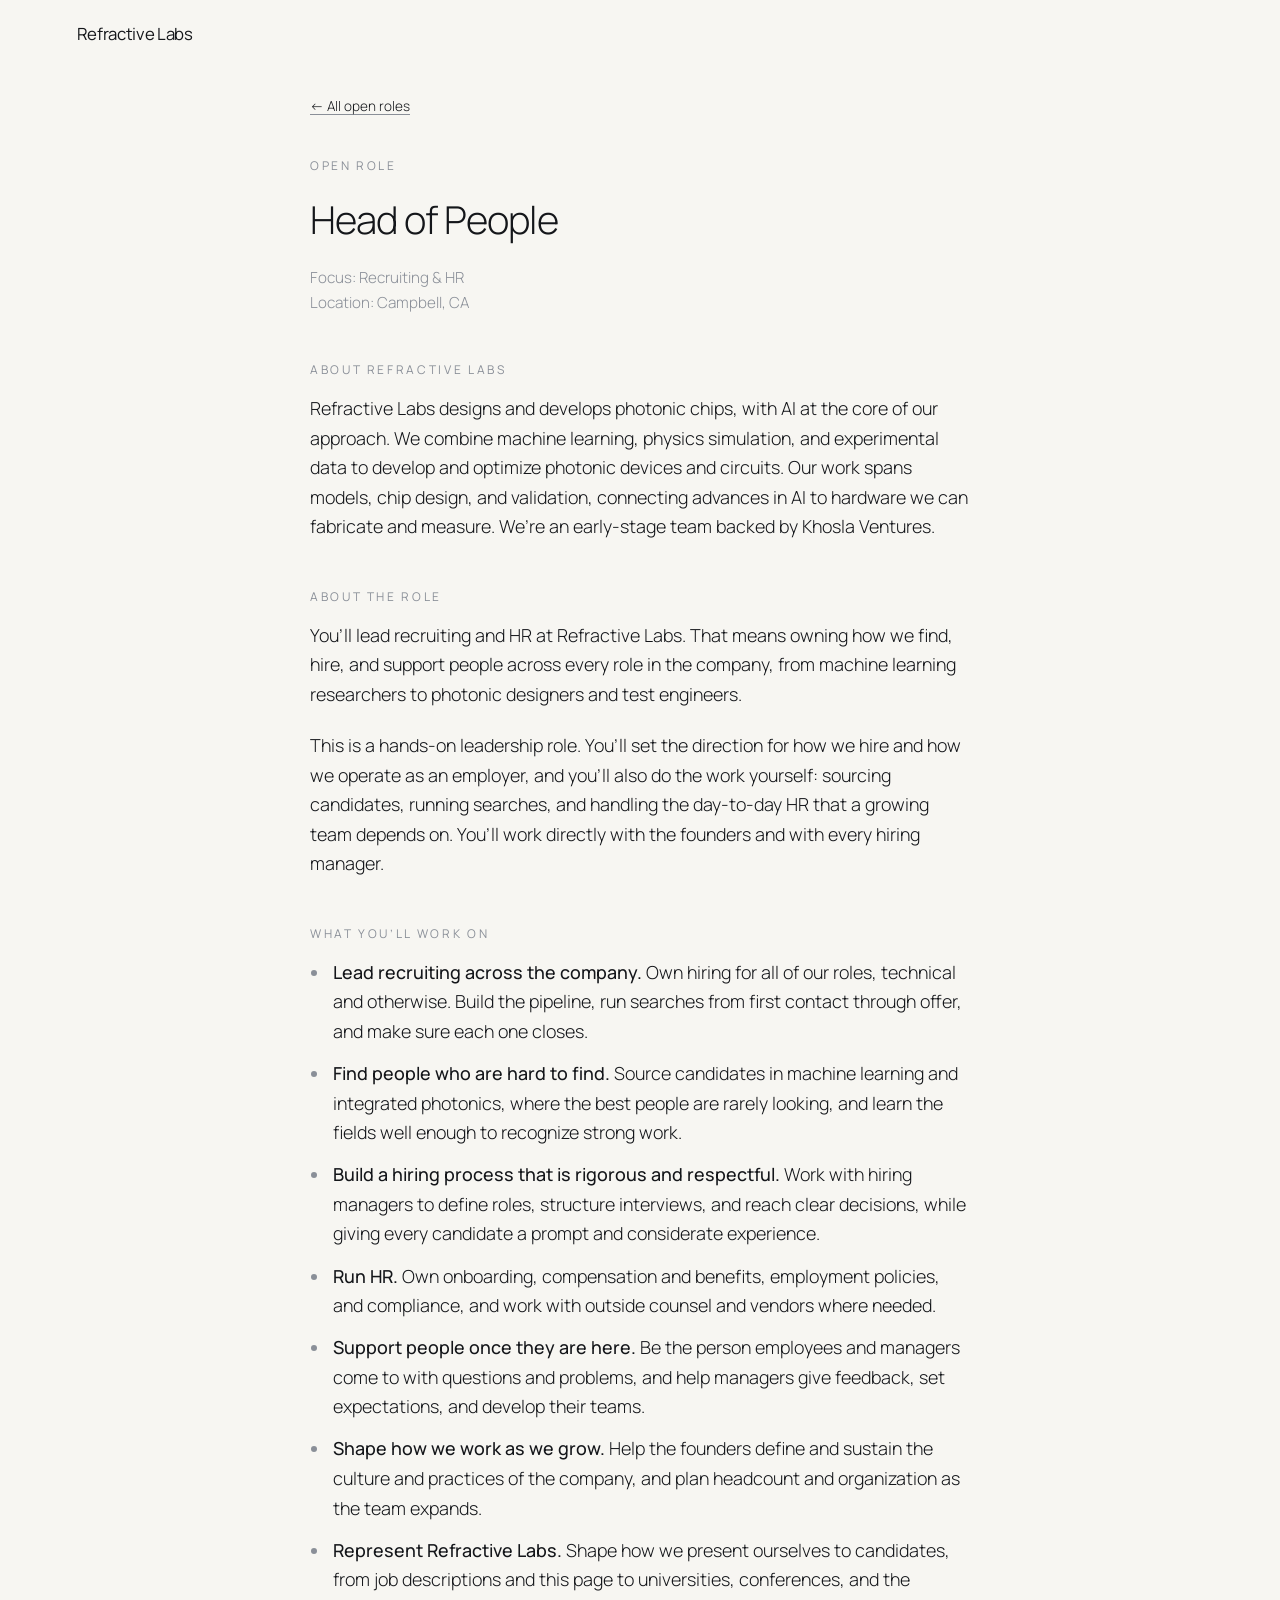
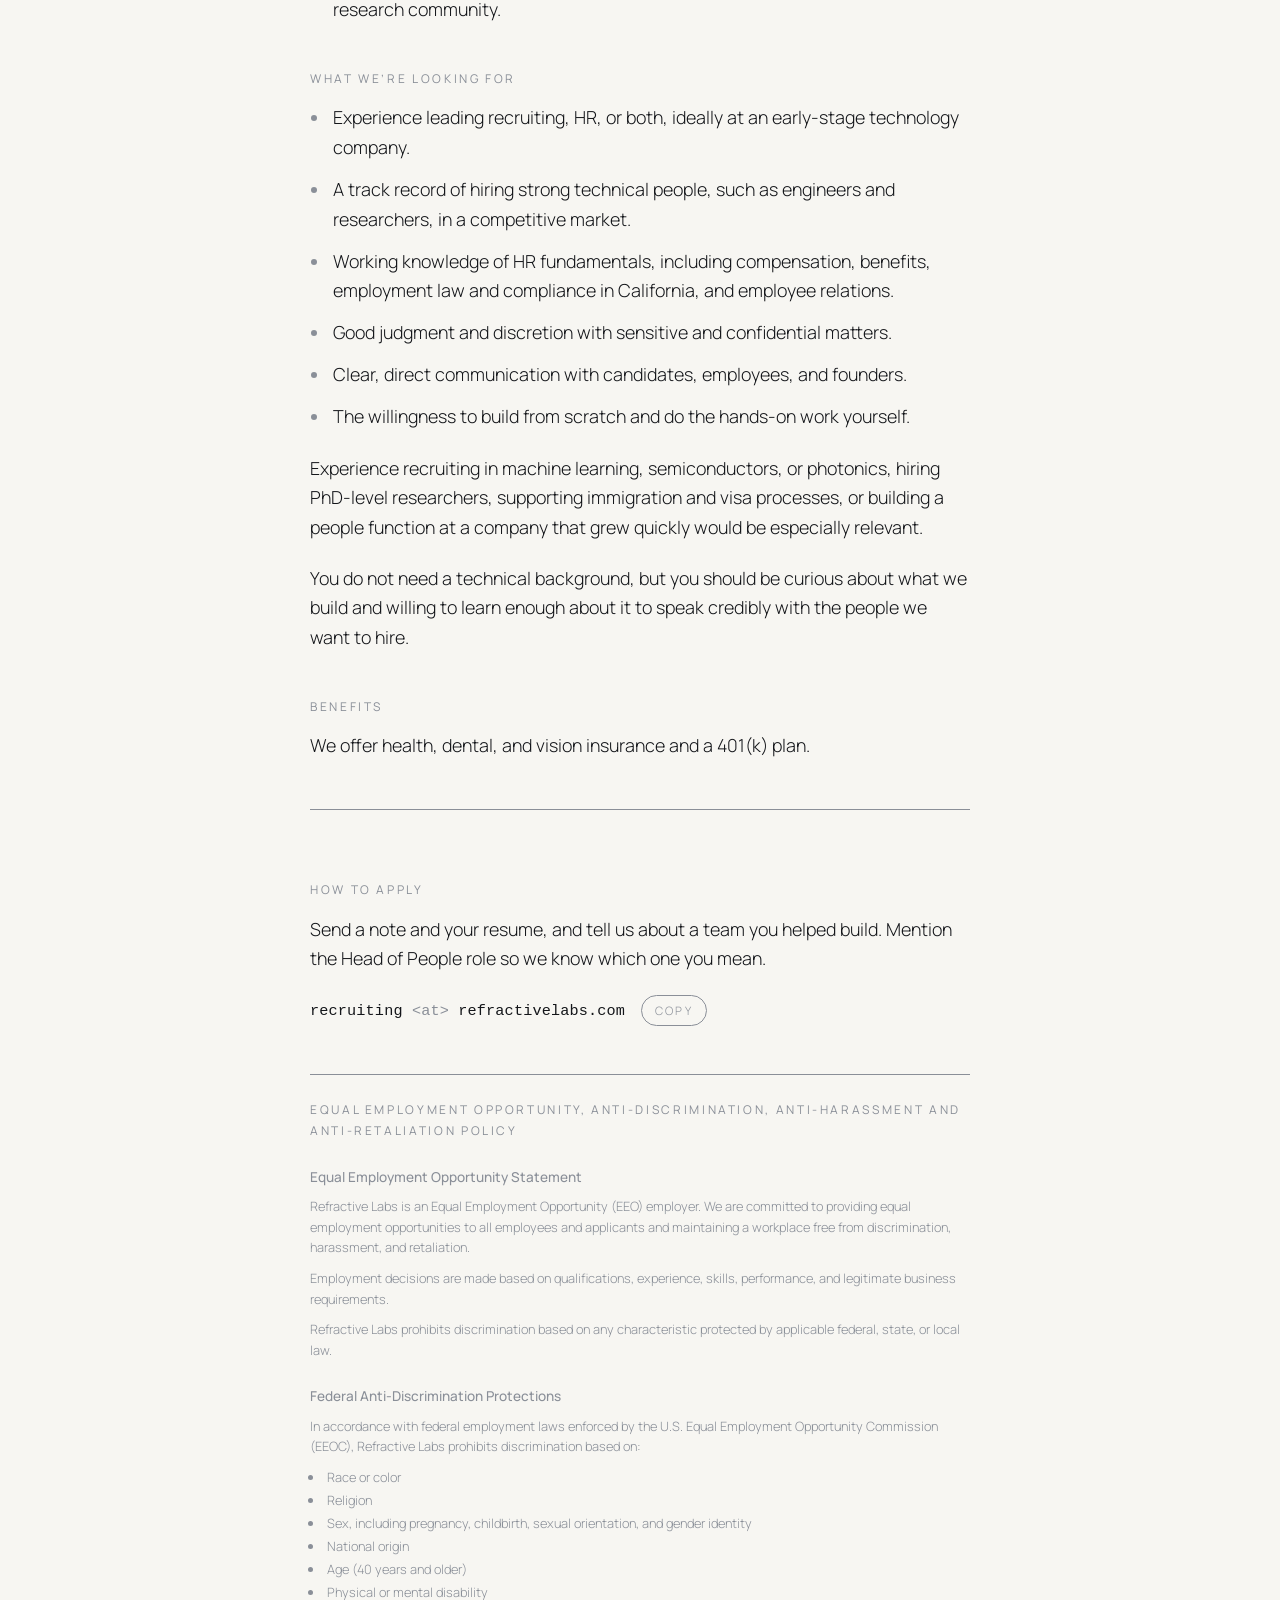
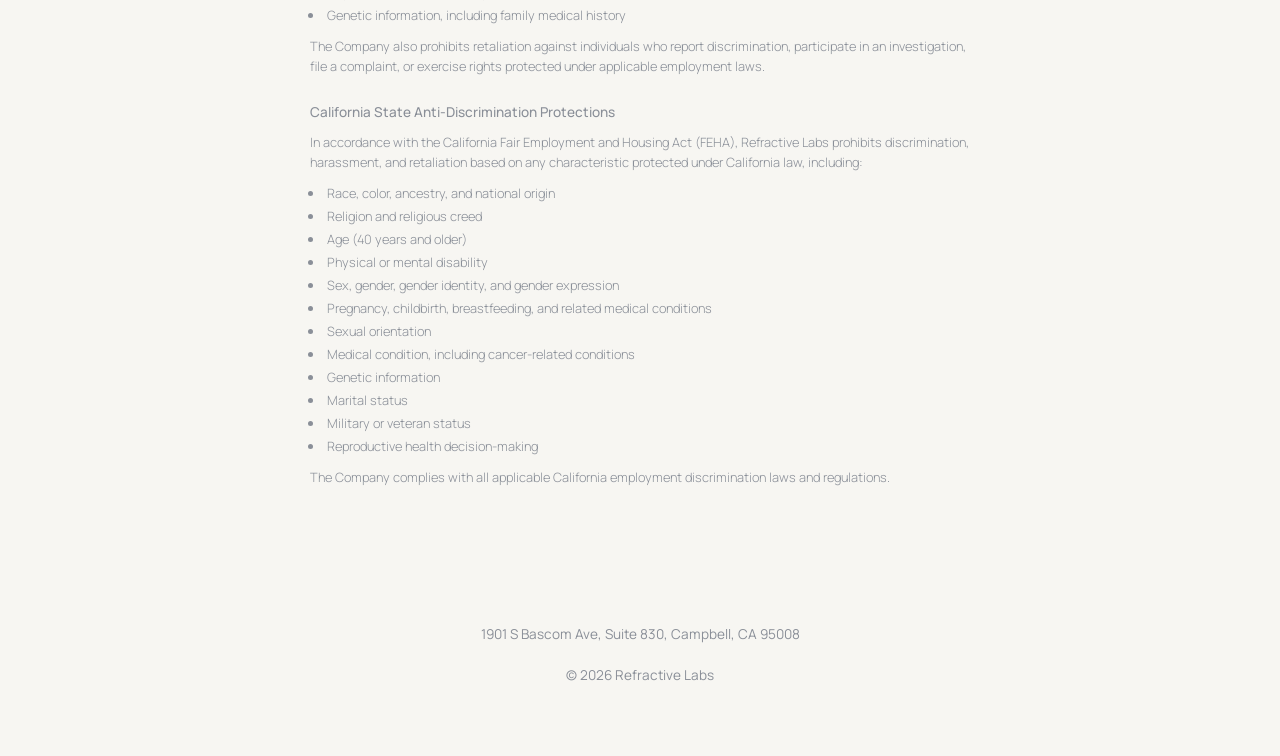
<file: careers/head-of-people/index.html>
<!doctype html>
<html lang="en">
<head>
  <meta charset="utf-8">
  <meta name="viewport" content="width=device-width, initial-scale=1">
  <title>Head of People · Refractive Labs</title>
  <meta name="description" content="Head of People at Refractive Labs in Campbell, California.">
  <link rel="canonical" href="https://refractivelabs.com/careers/head-of-people/">
  <link rel="icon" href="/assets/favicon.svg" type="image/svg+xml">
  <meta name="theme-color" content="#f7f6f2" media="(prefers-color-scheme: light)">
  <meta name="theme-color" content="#0f1013" media="(prefers-color-scheme: dark)">
  <link rel="preconnect" href="https://fonts.googleapis.com">
  <link rel="preconnect" href="https://fonts.gstatic.com" crossorigin>
  <link href="https://fonts.googleapis.com/css2?family=Manrope:wght@300;400;500&display=swap" rel="stylesheet">
  <link rel="stylesheet" href="/assets/style.css">
</head>
<body class="sub">
  <header class="topbar">
    <a class="home" href="/">Refractive Labs</a>
  </header>

  <main class="careers">
    <article class="chapter role">
      <p class="back"><a href="/careers/#open-roles">&larr; All open roles</a></p>
      <p class="eyebrow">Open role</p>
      <h2>Head of People</h2>
      <p class="role-facts">Focus: Recruiting &amp; HR<br>Location: Campbell, CA</p>

      <h3>About Refractive Labs</h3>
      <p>Refractive Labs designs and develops photonic chips, with AI at the core of our approach. We combine machine learning, physics simulation, and experimental data to develop and optimize photonic devices and circuits. Our work spans models, chip design, and validation, connecting advances in AI to hardware we can fabricate and measure. We’re an early-stage team backed by Khosla Ventures.</p>

      <h3>About the role</h3>
      <p>You’ll lead recruiting and HR at Refractive Labs. That means owning how we find, hire, and support people across every role in the company, from machine learning researchers to photonic designers and test engineers.</p>
      <p>This is a hands-on leadership role. You’ll set the direction for how we hire and how we operate as an employer, and you’ll also do the work yourself: sourcing candidates, running searches, and handling the day-to-day HR that a growing team depends on. You’ll work directly with the founders and with every hiring manager.</p>

      <h3>What you’ll work on</h3>
      <ul>
        <li><strong>Lead recruiting across the company.</strong> Own hiring for all of our roles, technical and otherwise. Build the pipeline, run searches from first contact through offer, and make sure each one closes.</li>
        <li><strong>Find people who are hard to find.</strong> Source candidates in machine learning and integrated photonics, where the best people are rarely looking, and learn the fields well enough to recognize strong work.</li>
        <li><strong>Build a hiring process that is rigorous and respectful.</strong> Work with hiring managers to define roles, structure interviews, and reach clear decisions, while giving every candidate a prompt and considerate experience.</li>
        <li><strong>Run HR.</strong> Own onboarding, compensation and benefits, employment policies, and compliance, and work with outside counsel and vendors where needed.</li>
        <li><strong>Support people once they are here.</strong> Be the person employees and managers come to with questions and problems, and help managers give feedback, set expectations, and develop their teams.</li>
        <li><strong>Shape how we work as we grow.</strong> Help the founders define and sustain the culture and practices of the company, and plan headcount and organization as the team expands.</li>
        <li><strong>Represent Refractive Labs.</strong> Shape how we present ourselves to candidates, from job descriptions and this page to universities, conferences, and the research community.</li>
      </ul>

      <h3>What we’re looking for</h3>
      <ul>
        <li>Experience leading recruiting, HR, or both, ideally at an early-stage technology company.</li>
        <li>A track record of hiring strong technical people, such as engineers and researchers, in a competitive market.</li>
        <li>Working knowledge of HR fundamentals, including compensation, benefits, employment law and compliance in California, and employee relations.</li>
        <li>Good judgment and discretion with sensitive and confidential matters.</li>
        <li>Clear, direct communication with candidates, employees, and founders.</li>
        <li>The willingness to build from scratch and do the hands-on work yourself.</li>
      </ul>
      <p>Experience recruiting in machine learning, semiconductors, or photonics, hiring PhD-level researchers, supporting immigration and visa processes, or building a people function at a company that grew quickly would be especially relevant.</p>
      <p>You do not need a technical background, but you should be curious about what we build and willing to learn enough about it to speak credibly with the people we want to hire.</p>

      <h3>Benefits</h3>
      <p>We offer health, dental, and vision insurance and a 401(k) plan.</p>

      <div class="role-apply">
        <h3>How to apply</h3>
        <p>Send a note and your resume, and tell us about a team you helped build. Mention the Head of People role so we know which one you mean.</p>
        <p class="email"><span class="obf"><span>recruiting</span><span class="at"> &lt;at&gt; </span><span>refractivelabs.com</span></span>
          <button type="button" class="copy" id="copyEmail" aria-label="Copy email address">copy</button></p>
      </div>
      <section class="role-eeo">
        <h3>Equal Employment Opportunity, Anti-Discrimination, Anti-Harassment and Anti-Retaliation Policy</h3>
        <h4>Equal Employment Opportunity Statement</h4>
        <p>Refractive Labs is an Equal Employment Opportunity (EEO) employer. We are committed to providing equal employment opportunities to all employees and applicants and maintaining a workplace free from discrimination, harassment, and retaliation.</p>
        <p>Employment decisions are made based on qualifications, experience, skills, performance, and legitimate business requirements.</p>
        <p>Refractive Labs prohibits discrimination based on any characteristic protected by applicable federal, state, or local law.</p>
        <h4>Federal Anti-Discrimination Protections</h4>
        <p>In accordance with federal employment laws enforced by the U.S. Equal Employment Opportunity Commission (EEOC), Refractive Labs prohibits discrimination based on:</p>
        <ul>
          <li>Race or color</li>
          <li>Religion</li>
          <li>Sex, including pregnancy, childbirth, sexual orientation, and gender identity</li>
          <li>National origin</li>
          <li>Age (40 years and older)</li>
          <li>Physical or mental disability</li>
          <li>Genetic information, including family medical history</li>
        </ul>
        <p>The Company also prohibits retaliation against individuals who report discrimination, participate in an investigation, file a complaint, or exercise rights protected under applicable employment laws.</p>
        <h4>California State Anti-Discrimination Protections</h4>
        <p>In accordance with the California Fair Employment and Housing Act (FEHA), Refractive Labs prohibits discrimination, harassment, and retaliation based on any characteristic protected under California law, including:</p>
        <ul>
          <li>Race, color, ancestry, and national origin</li>
          <li>Religion and religious creed</li>
          <li>Age (40 years and older)</li>
          <li>Physical or mental disability</li>
          <li>Sex, gender, gender identity, and gender expression</li>
          <li>Pregnancy, childbirth, breastfeeding, and related medical conditions</li>
          <li>Sexual orientation</li>
          <li>Medical condition, including cancer-related conditions</li>
          <li>Genetic information</li>
          <li>Marital status</li>
          <li>Military or veteran status</li>
          <li>Reproductive health decision-making</li>
        </ul>
        <p>The Company complies with all applicable California employment discrimination laws and regulations.</p>
      </section>
    </article>
  </main>

  <footer class="foot">
    <p>1901 S Bascom Ave, Suite 830, Campbell, CA 95008</p>
    <p class="foot-copy">&copy; <span id="year">2026</span> Refractive Labs</p>
  </footer>

  <script src="/assets/email.js"></script>
</body>
</html>
</file>
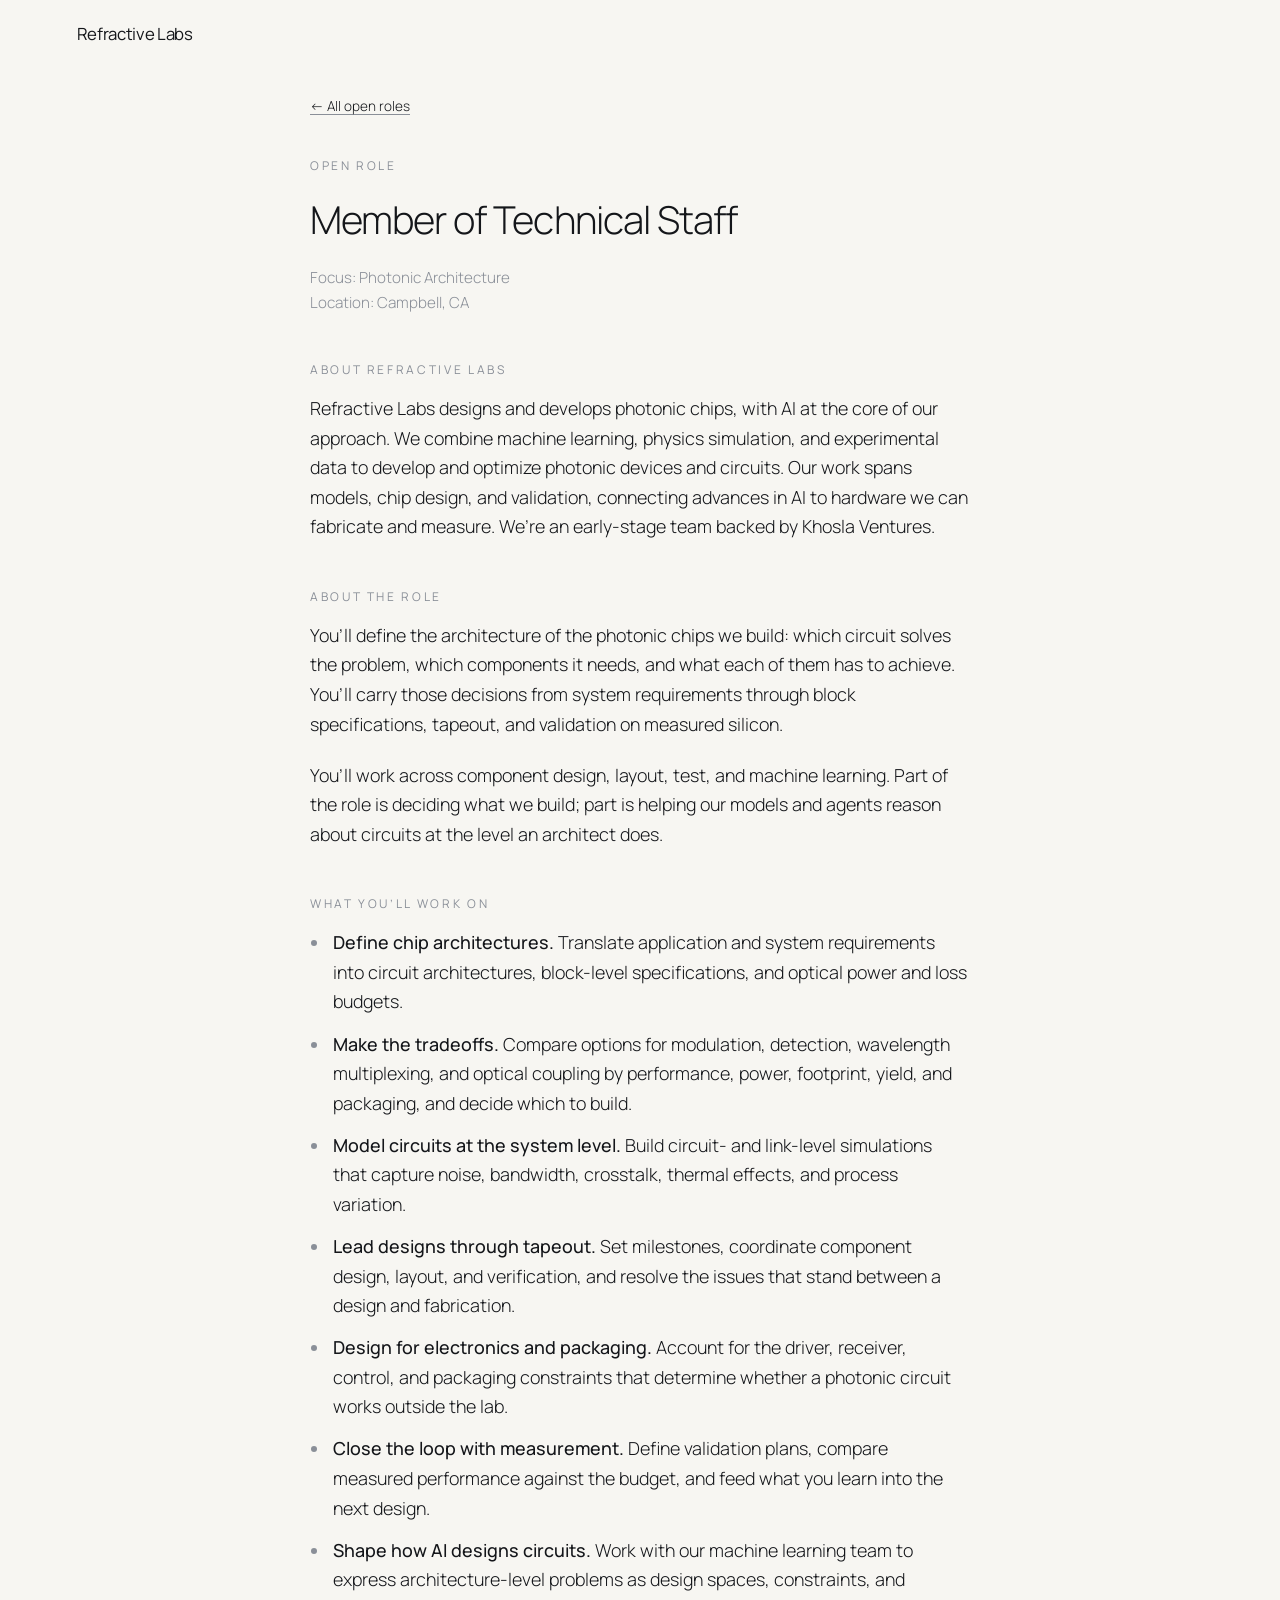
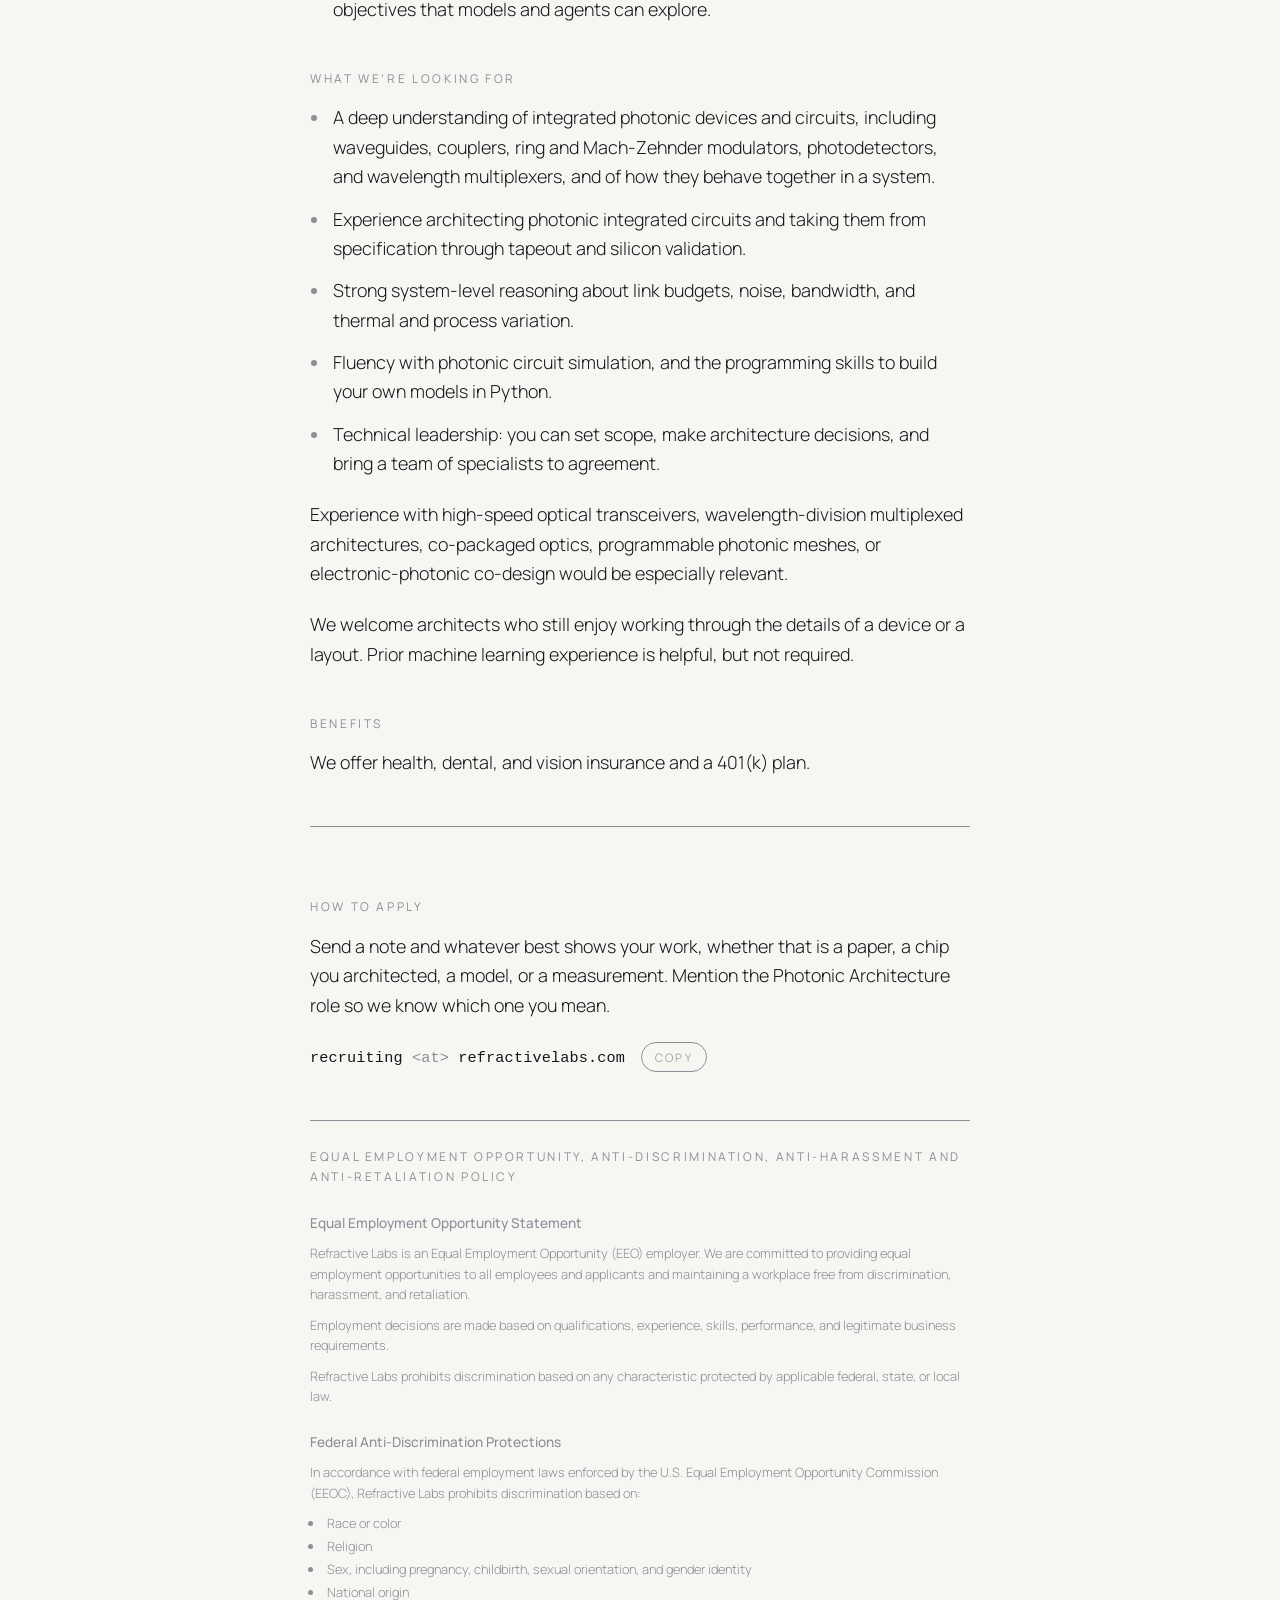
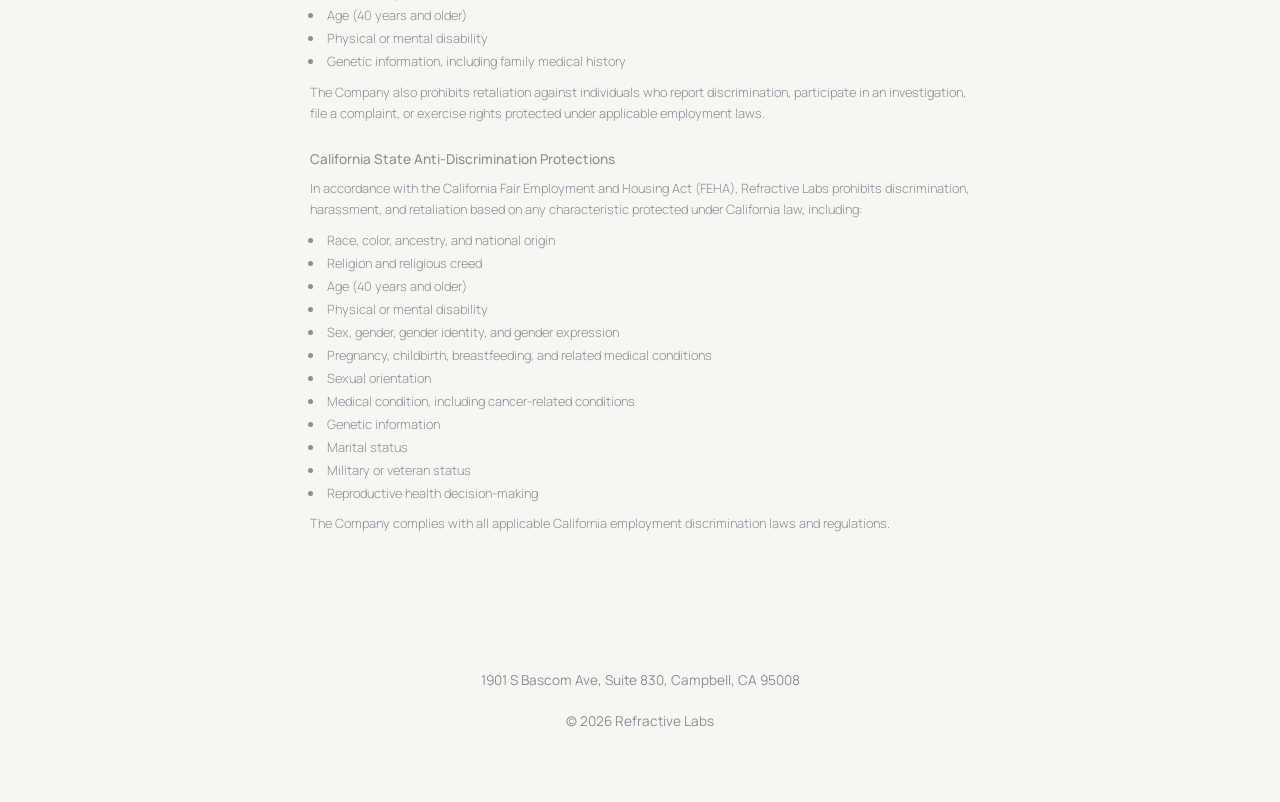
<file: careers/photonic-architecture/index.html>
<!doctype html>
<html lang="en">
<head>
  <meta charset="utf-8">
  <meta name="viewport" content="width=device-width, initial-scale=1">
  <title>Member of Technical Staff, Photonic Architecture · Refractive Labs</title>
  <meta name="description" content="Member of Technical Staff, Photonic Architecture, at Refractive Labs in Campbell, California.">
  <link rel="canonical" href="https://refractivelabs.com/careers/photonic-architecture/">
  <link rel="icon" href="/assets/favicon.svg" type="image/svg+xml">
  <meta name="theme-color" content="#f7f6f2" media="(prefers-color-scheme: light)">
  <meta name="theme-color" content="#0f1013" media="(prefers-color-scheme: dark)">
  <link rel="preconnect" href="https://fonts.googleapis.com">
  <link rel="preconnect" href="https://fonts.gstatic.com" crossorigin>
  <link href="https://fonts.googleapis.com/css2?family=Manrope:wght@300;400;500&display=swap" rel="stylesheet">
  <link rel="stylesheet" href="/assets/style.css">
</head>
<body class="sub">
  <header class="topbar">
    <a class="home" href="/">Refractive Labs</a>
  </header>

  <main class="careers">
    <article class="chapter role">
      <p class="back"><a href="/careers/#open-roles">&larr; All open roles</a></p>
      <p class="eyebrow">Open role</p>
      <h2>Member of Technical Staff</h2>
      <p class="role-facts">Focus: Photonic Architecture<br>Location: Campbell, CA</p>

      <h3>About Refractive Labs</h3>
      <p>Refractive Labs designs and develops photonic chips, with AI at the core of our approach. We combine machine learning, physics simulation, and experimental data to develop and optimize photonic devices and circuits. Our work spans models, chip design, and validation, connecting advances in AI to hardware we can fabricate and measure. We’re an early-stage team backed by Khosla Ventures.</p>

      <h3>About the role</h3>
      <p>You’ll define the architecture of the photonic chips we build: which circuit solves the problem, which components it needs, and what each of them has to achieve. You’ll carry those decisions from system requirements through block specifications, tapeout, and validation on measured silicon.</p>
      <p>You’ll work across component design, layout, test, and machine learning. Part of the role is deciding what we build; part is helping our models and agents reason about circuits at the level an architect does.</p>

      <h3>What you’ll work on</h3>
      <ul>
        <li><strong>Define chip architectures.</strong> Translate application and system requirements into circuit architectures, block-level specifications, and optical power and loss budgets.</li>
        <li><strong>Make the tradeoffs.</strong> Compare options for modulation, detection, wavelength multiplexing, and optical coupling by performance, power, footprint, yield, and packaging, and decide which to build.</li>
        <li><strong>Model circuits at the system level.</strong> Build circuit- and link-level simulations that capture noise, bandwidth, crosstalk, thermal effects, and process variation.</li>
        <li><strong>Lead designs through tapeout.</strong> Set milestones, coordinate component design, layout, and verification, and resolve the issues that stand between a design and fabrication.</li>
        <li><strong>Design for electronics and packaging.</strong> Account for the driver, receiver, control, and packaging constraints that determine whether a photonic circuit works outside the lab.</li>
        <li><strong>Close the loop with measurement.</strong> Define validation plans, compare measured performance against the budget, and feed what you learn into the next design.</li>
        <li><strong>Shape how AI designs circuits.</strong> Work with our machine learning team to express architecture-level problems as design spaces, constraints, and objectives that models and agents can explore.</li>
      </ul>

      <h3>What we’re looking for</h3>
      <ul>
        <li>A deep understanding of integrated photonic devices and circuits, including waveguides, couplers, ring and Mach-Zehnder modulators, photodetectors, and wavelength multiplexers, and of how they behave together in a system.</li>
        <li>Experience architecting photonic integrated circuits and taking them from specification through tapeout and silicon validation.</li>
        <li>Strong system-level reasoning about link budgets, noise, bandwidth, and thermal and process variation.</li>
        <li>Fluency with photonic circuit simulation, and the programming skills to build your own models in Python.</li>
        <li>Technical leadership: you can set scope, make architecture decisions, and bring a team of specialists to agreement.</li>
      </ul>
      <p>Experience with high-speed optical transceivers, wavelength-division multiplexed architectures, co-packaged optics, programmable photonic meshes, or electronic-photonic co-design would be especially relevant.</p>
      <p>We welcome architects who still enjoy working through the details of a device or a layout. Prior machine learning experience is helpful, but not required.</p>

      <h3>Benefits</h3>
      <p>We offer health, dental, and vision insurance and a 401(k) plan.</p>

      <div class="role-apply">
        <h3>How to apply</h3>
        <p>Send a note and whatever best shows your work, whether that is a paper, a chip you architected, a model, or a measurement. Mention the Photonic Architecture role so we know which one you mean.</p>
        <p class="email"><span class="obf"><span>recruiting</span><span class="at"> &lt;at&gt; </span><span>refractivelabs.com</span></span>
          <button type="button" class="copy" id="copyEmail" aria-label="Copy email address">copy</button></p>
      </div>
      <section class="role-eeo">
        <h3>Equal Employment Opportunity, Anti-Discrimination, Anti-Harassment and Anti-Retaliation Policy</h3>
        <h4>Equal Employment Opportunity Statement</h4>
        <p>Refractive Labs is an Equal Employment Opportunity (EEO) employer. We are committed to providing equal employment opportunities to all employees and applicants and maintaining a workplace free from discrimination, harassment, and retaliation.</p>
        <p>Employment decisions are made based on qualifications, experience, skills, performance, and legitimate business requirements.</p>
        <p>Refractive Labs prohibits discrimination based on any characteristic protected by applicable federal, state, or local law.</p>
        <h4>Federal Anti-Discrimination Protections</h4>
        <p>In accordance with federal employment laws enforced by the U.S. Equal Employment Opportunity Commission (EEOC), Refractive Labs prohibits discrimination based on:</p>
        <ul>
          <li>Race or color</li>
          <li>Religion</li>
          <li>Sex, including pregnancy, childbirth, sexual orientation, and gender identity</li>
          <li>National origin</li>
          <li>Age (40 years and older)</li>
          <li>Physical or mental disability</li>
          <li>Genetic information, including family medical history</li>
        </ul>
        <p>The Company also prohibits retaliation against individuals who report discrimination, participate in an investigation, file a complaint, or exercise rights protected under applicable employment laws.</p>
        <h4>California State Anti-Discrimination Protections</h4>
        <p>In accordance with the California Fair Employment and Housing Act (FEHA), Refractive Labs prohibits discrimination, harassment, and retaliation based on any characteristic protected under California law, including:</p>
        <ul>
          <li>Race, color, ancestry, and national origin</li>
          <li>Religion and religious creed</li>
          <li>Age (40 years and older)</li>
          <li>Physical or mental disability</li>
          <li>Sex, gender, gender identity, and gender expression</li>
          <li>Pregnancy, childbirth, breastfeeding, and related medical conditions</li>
          <li>Sexual orientation</li>
          <li>Medical condition, including cancer-related conditions</li>
          <li>Genetic information</li>
          <li>Marital status</li>
          <li>Military or veteran status</li>
          <li>Reproductive health decision-making</li>
        </ul>
        <p>The Company complies with all applicable California employment discrimination laws and regulations.</p>
      </section>
    </article>
  </main>

  <footer class="foot">
    <p>1901 S Bascom Ave, Suite 830, Campbell, CA 95008</p>
    <p class="foot-copy">&copy; <span id="year">2026</span> Refractive Labs</p>
  </footer>

  <script src="/assets/email.js"></script>
</body>
</html>
</file>
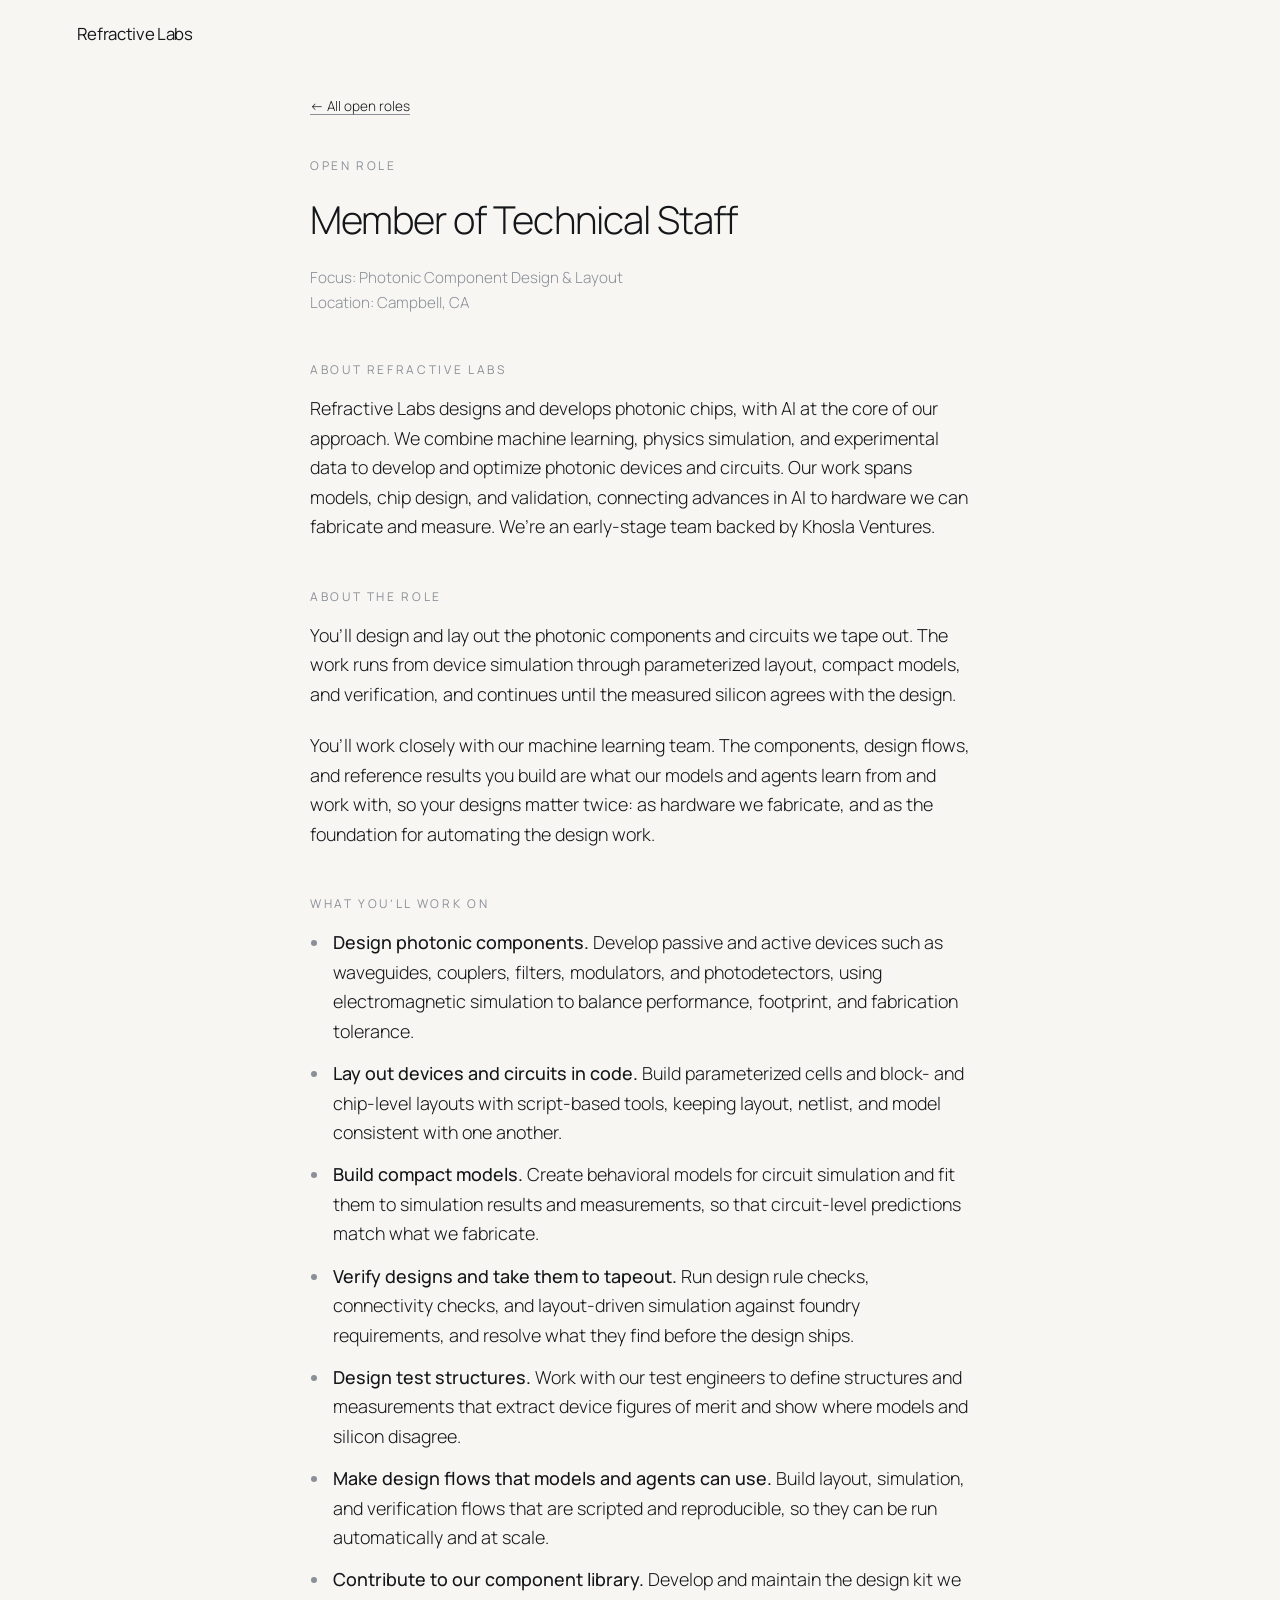
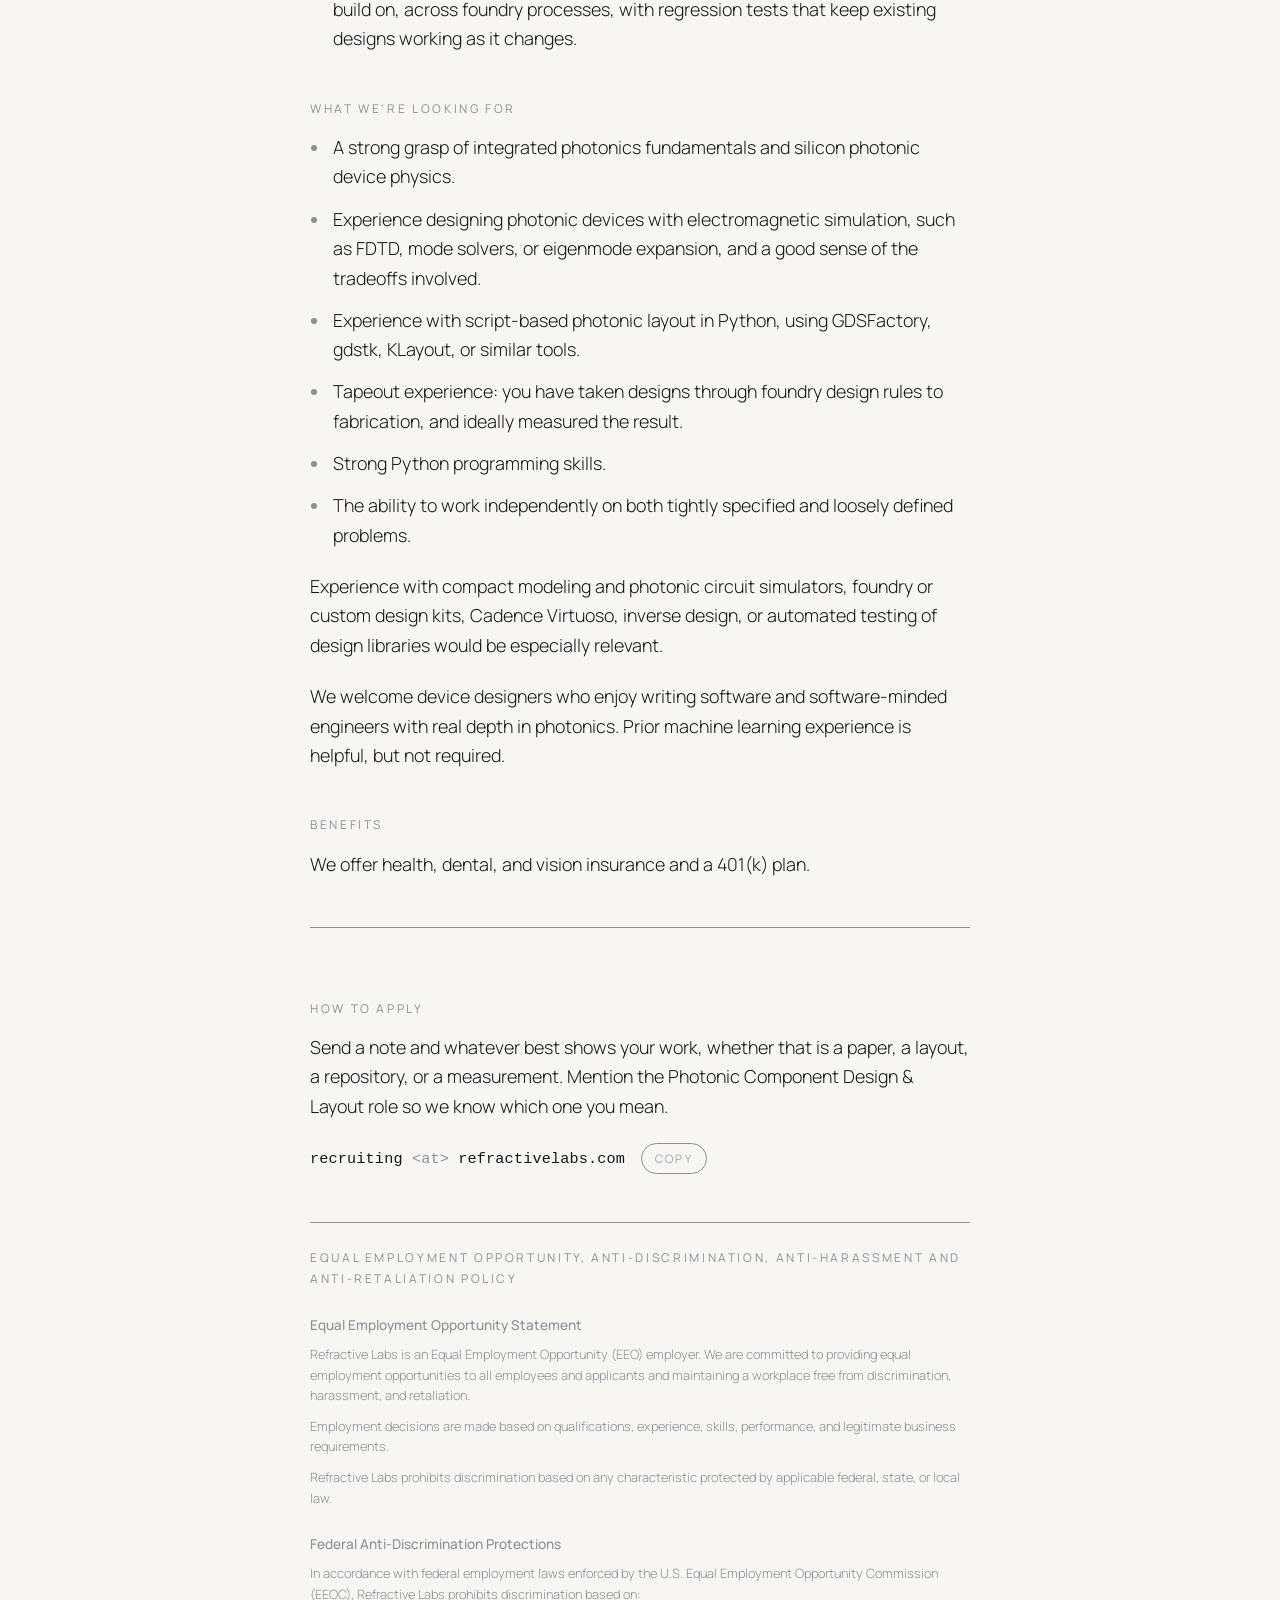
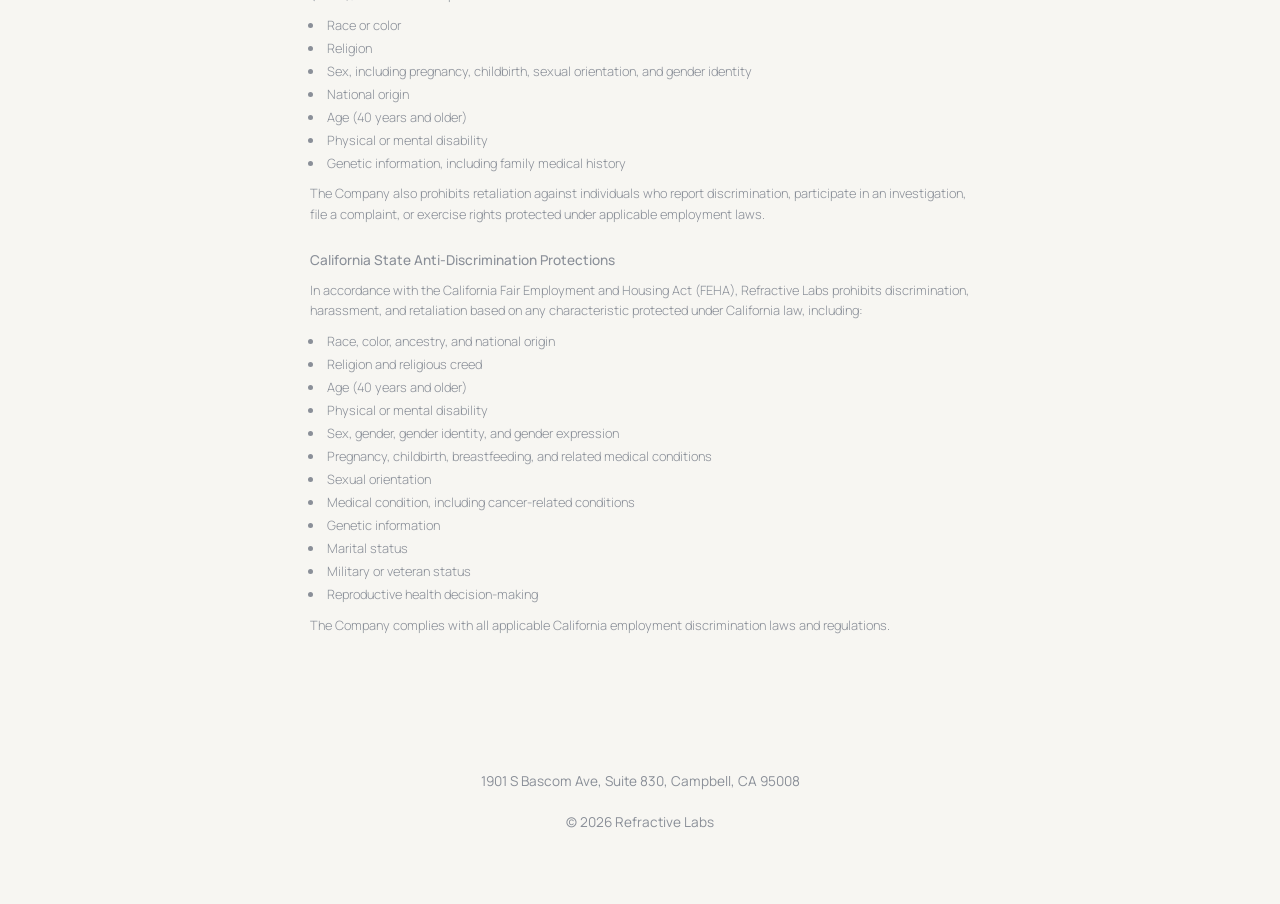
<file: careers/photonic-component-design-layout/index.html>
<!doctype html>
<html lang="en">
<head>
  <meta charset="utf-8">
  <meta name="viewport" content="width=device-width, initial-scale=1">
  <title>Member of Technical Staff, Photonic Component Design &amp; Layout · Refractive Labs</title>
  <meta name="description" content="Member of Technical Staff, Photonic Component Design &amp; Layout, at Refractive Labs in Campbell, California.">
  <link rel="canonical" href="https://refractivelabs.com/careers/photonic-component-design-layout/">
  <link rel="icon" href="/assets/favicon.svg" type="image/svg+xml">
  <meta name="theme-color" content="#f7f6f2" media="(prefers-color-scheme: light)">
  <meta name="theme-color" content="#0f1013" media="(prefers-color-scheme: dark)">
  <link rel="preconnect" href="https://fonts.googleapis.com">
  <link rel="preconnect" href="https://fonts.gstatic.com" crossorigin>
  <link href="https://fonts.googleapis.com/css2?family=Manrope:wght@300;400;500&display=swap" rel="stylesheet">
  <link rel="stylesheet" href="/assets/style.css">
</head>
<body class="sub">
  <header class="topbar">
    <a class="home" href="/">Refractive Labs</a>
  </header>

  <main class="careers">
    <article class="chapter role">
      <p class="back"><a href="/careers/#open-roles">&larr; All open roles</a></p>
      <p class="eyebrow">Open role</p>
      <h2>Member of Technical Staff</h2>
      <p class="role-facts">Focus: Photonic Component Design &amp; Layout<br>Location: Campbell, CA</p>

      <h3>About Refractive Labs</h3>
      <p>Refractive Labs designs and develops photonic chips, with AI at the core of our approach. We combine machine learning, physics simulation, and experimental data to develop and optimize photonic devices and circuits. Our work spans models, chip design, and validation, connecting advances in AI to hardware we can fabricate and measure. We’re an early-stage team backed by Khosla Ventures.</p>

      <h3>About the role</h3>
      <p>You’ll design and lay out the photonic components and circuits we tape out. The work runs from device simulation through parameterized layout, compact models, and verification, and continues until the measured silicon agrees with the design.</p>
      <p>You’ll work closely with our machine learning team. The components, design flows, and reference results you build are what our models and agents learn from and work with, so your designs matter twice: as hardware we fabricate, and as the foundation for automating the design work.</p>

      <h3>What you’ll work on</h3>
      <ul>
        <li><strong>Design photonic components.</strong> Develop passive and active devices such as waveguides, couplers, filters, modulators, and photodetectors, using electromagnetic simulation to balance performance, footprint, and fabrication tolerance.</li>
        <li><strong>Lay out devices and circuits in code.</strong> Build parameterized cells and block- and chip-level layouts with script-based tools, keeping layout, netlist, and model consistent with one another.</li>
        <li><strong>Build compact models.</strong> Create behavioral models for circuit simulation and fit them to simulation results and measurements, so that circuit-level predictions match what we fabricate.</li>
        <li><strong>Verify designs and take them to tapeout.</strong> Run design rule checks, connectivity checks, and layout-driven simulation against foundry requirements, and resolve what they find before the design ships.</li>
        <li><strong>Design test structures.</strong> Work with our test engineers to define structures and measurements that extract device figures of merit and show where models and silicon disagree.</li>
        <li><strong>Make design flows that models and agents can use.</strong> Build layout, simulation, and verification flows that are scripted and reproducible, so they can be run automatically and at scale.</li>
        <li><strong>Contribute to our component library.</strong> Develop and maintain the design kit we build on, across foundry processes, with regression tests that keep existing designs working as it changes.</li>
      </ul>

      <h3>What we’re looking for</h3>
      <ul>
        <li>A strong grasp of integrated photonics fundamentals and silicon photonic device physics.</li>
        <li>Experience designing photonic devices with electromagnetic simulation, such as FDTD, mode solvers, or eigenmode expansion, and a good sense of the tradeoffs involved.</li>
        <li>Experience with script-based photonic layout in Python, using GDSFactory, gdstk, KLayout, or similar tools.</li>
        <li>Tapeout experience: you have taken designs through foundry design rules to fabrication, and ideally measured the result.</li>
        <li>Strong Python programming skills.</li>
        <li>The ability to work independently on both tightly specified and loosely defined problems.</li>
      </ul>
      <p>Experience with compact modeling and photonic circuit simulators, foundry or custom design kits, Cadence Virtuoso, inverse design, or automated testing of design libraries would be especially relevant.</p>
      <p>We welcome device designers who enjoy writing software and software-minded engineers with real depth in photonics. Prior machine learning experience is helpful, but not required.</p>

      <h3>Benefits</h3>
      <p>We offer health, dental, and vision insurance and a 401(k) plan.</p>

      <div class="role-apply">
        <h3>How to apply</h3>
        <p>Send a note and whatever best shows your work, whether that is a paper, a layout, a repository, or a measurement. Mention the Photonic Component Design &amp; Layout role so we know which one you mean.</p>
        <p class="email"><span class="obf"><span>recruiting</span><span class="at"> &lt;at&gt; </span><span>refractivelabs.com</span></span>
          <button type="button" class="copy" id="copyEmail" aria-label="Copy email address">copy</button></p>
      </div>
      <section class="role-eeo">
        <h3>Equal Employment Opportunity, Anti-Discrimination, Anti-Harassment and Anti-Retaliation Policy</h3>
        <h4>Equal Employment Opportunity Statement</h4>
        <p>Refractive Labs is an Equal Employment Opportunity (EEO) employer. We are committed to providing equal employment opportunities to all employees and applicants and maintaining a workplace free from discrimination, harassment, and retaliation.</p>
        <p>Employment decisions are made based on qualifications, experience, skills, performance, and legitimate business requirements.</p>
        <p>Refractive Labs prohibits discrimination based on any characteristic protected by applicable federal, state, or local law.</p>
        <h4>Federal Anti-Discrimination Protections</h4>
        <p>In accordance with federal employment laws enforced by the U.S. Equal Employment Opportunity Commission (EEOC), Refractive Labs prohibits discrimination based on:</p>
        <ul>
          <li>Race or color</li>
          <li>Religion</li>
          <li>Sex, including pregnancy, childbirth, sexual orientation, and gender identity</li>
          <li>National origin</li>
          <li>Age (40 years and older)</li>
          <li>Physical or mental disability</li>
          <li>Genetic information, including family medical history</li>
        </ul>
        <p>The Company also prohibits retaliation against individuals who report discrimination, participate in an investigation, file a complaint, or exercise rights protected under applicable employment laws.</p>
        <h4>California State Anti-Discrimination Protections</h4>
        <p>In accordance with the California Fair Employment and Housing Act (FEHA), Refractive Labs prohibits discrimination, harassment, and retaliation based on any characteristic protected under California law, including:</p>
        <ul>
          <li>Race, color, ancestry, and national origin</li>
          <li>Religion and religious creed</li>
          <li>Age (40 years and older)</li>
          <li>Physical or mental disability</li>
          <li>Sex, gender, gender identity, and gender expression</li>
          <li>Pregnancy, childbirth, breastfeeding, and related medical conditions</li>
          <li>Sexual orientation</li>
          <li>Medical condition, including cancer-related conditions</li>
          <li>Genetic information</li>
          <li>Marital status</li>
          <li>Military or veteran status</li>
          <li>Reproductive health decision-making</li>
        </ul>
        <p>The Company complies with all applicable California employment discrimination laws and regulations.</p>
      </section>
    </article>
  </main>

  <footer class="foot">
    <p>1901 S Bascom Ave, Suite 830, Campbell, CA 95008</p>
    <p class="foot-copy">&copy; <span id="year">2026</span> Refractive Labs</p>
  </footer>

  <script src="/assets/email.js"></script>
</body>
</html>
</file>
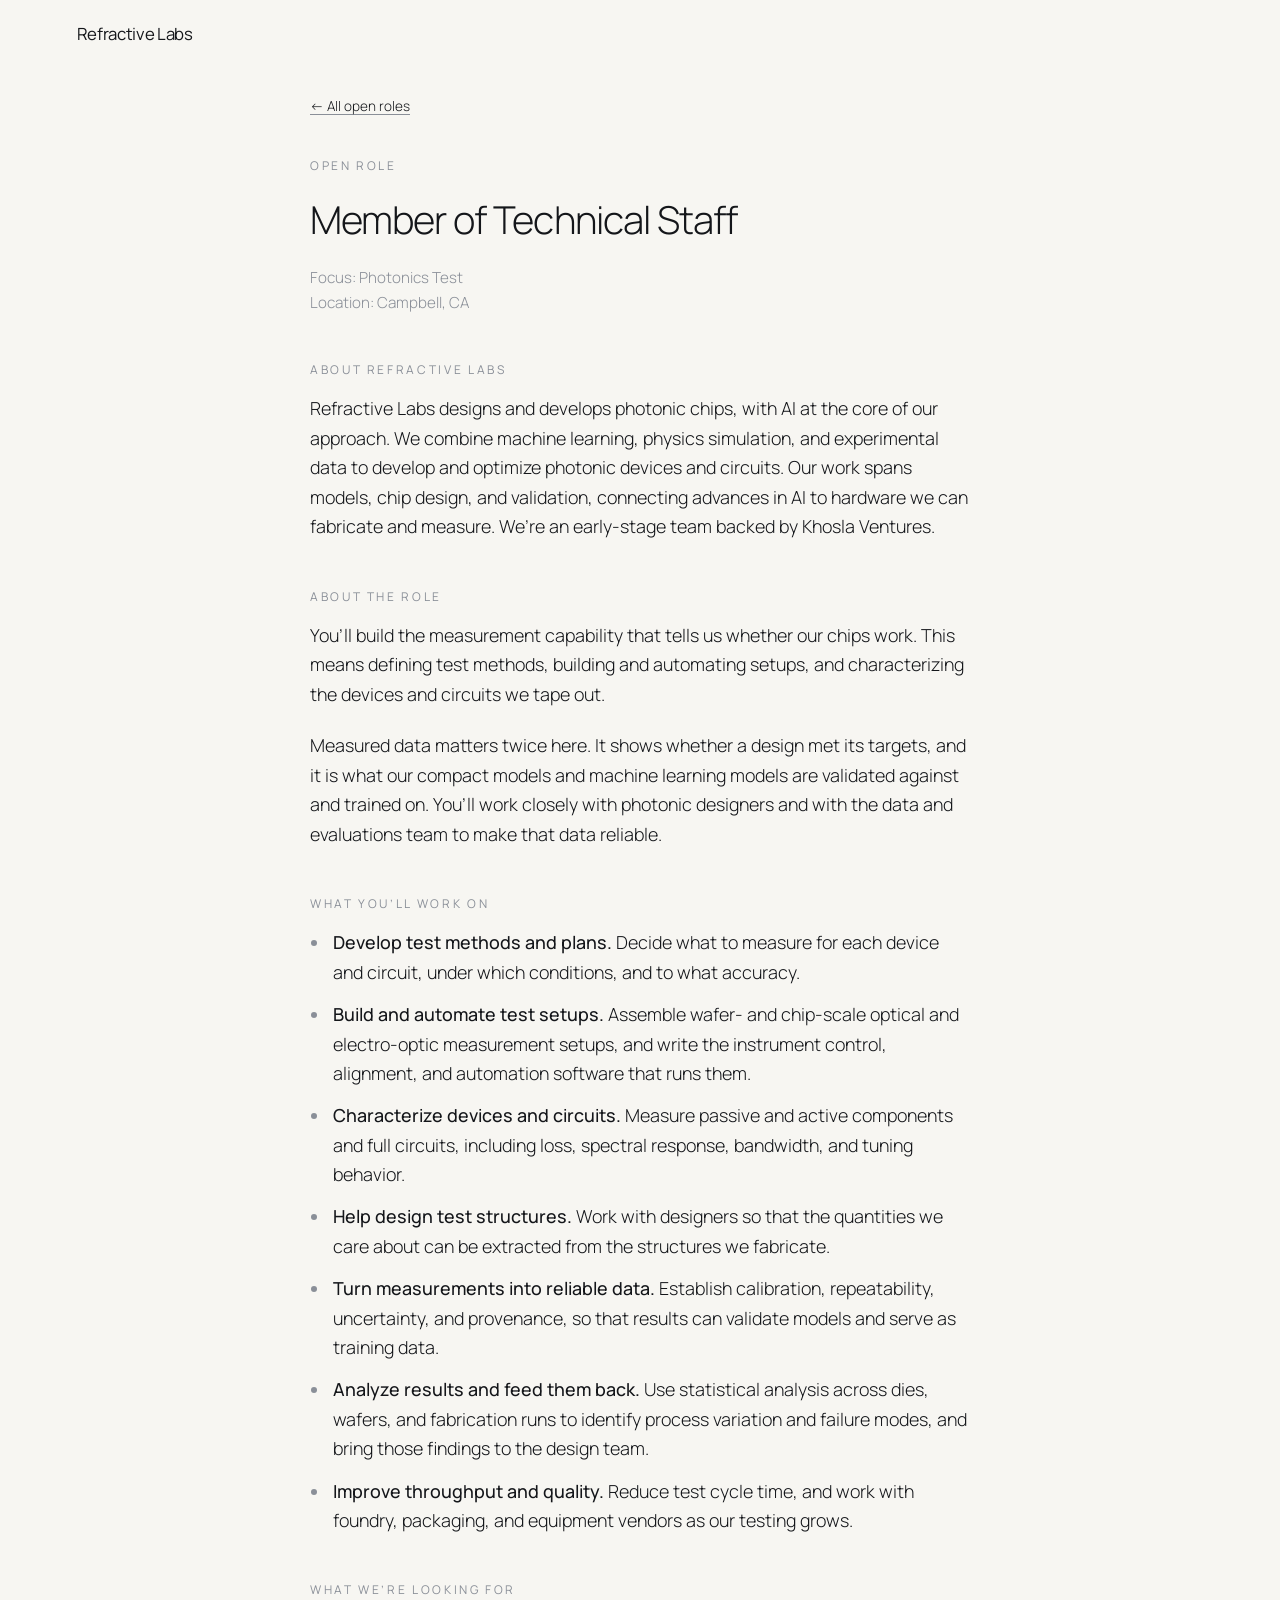
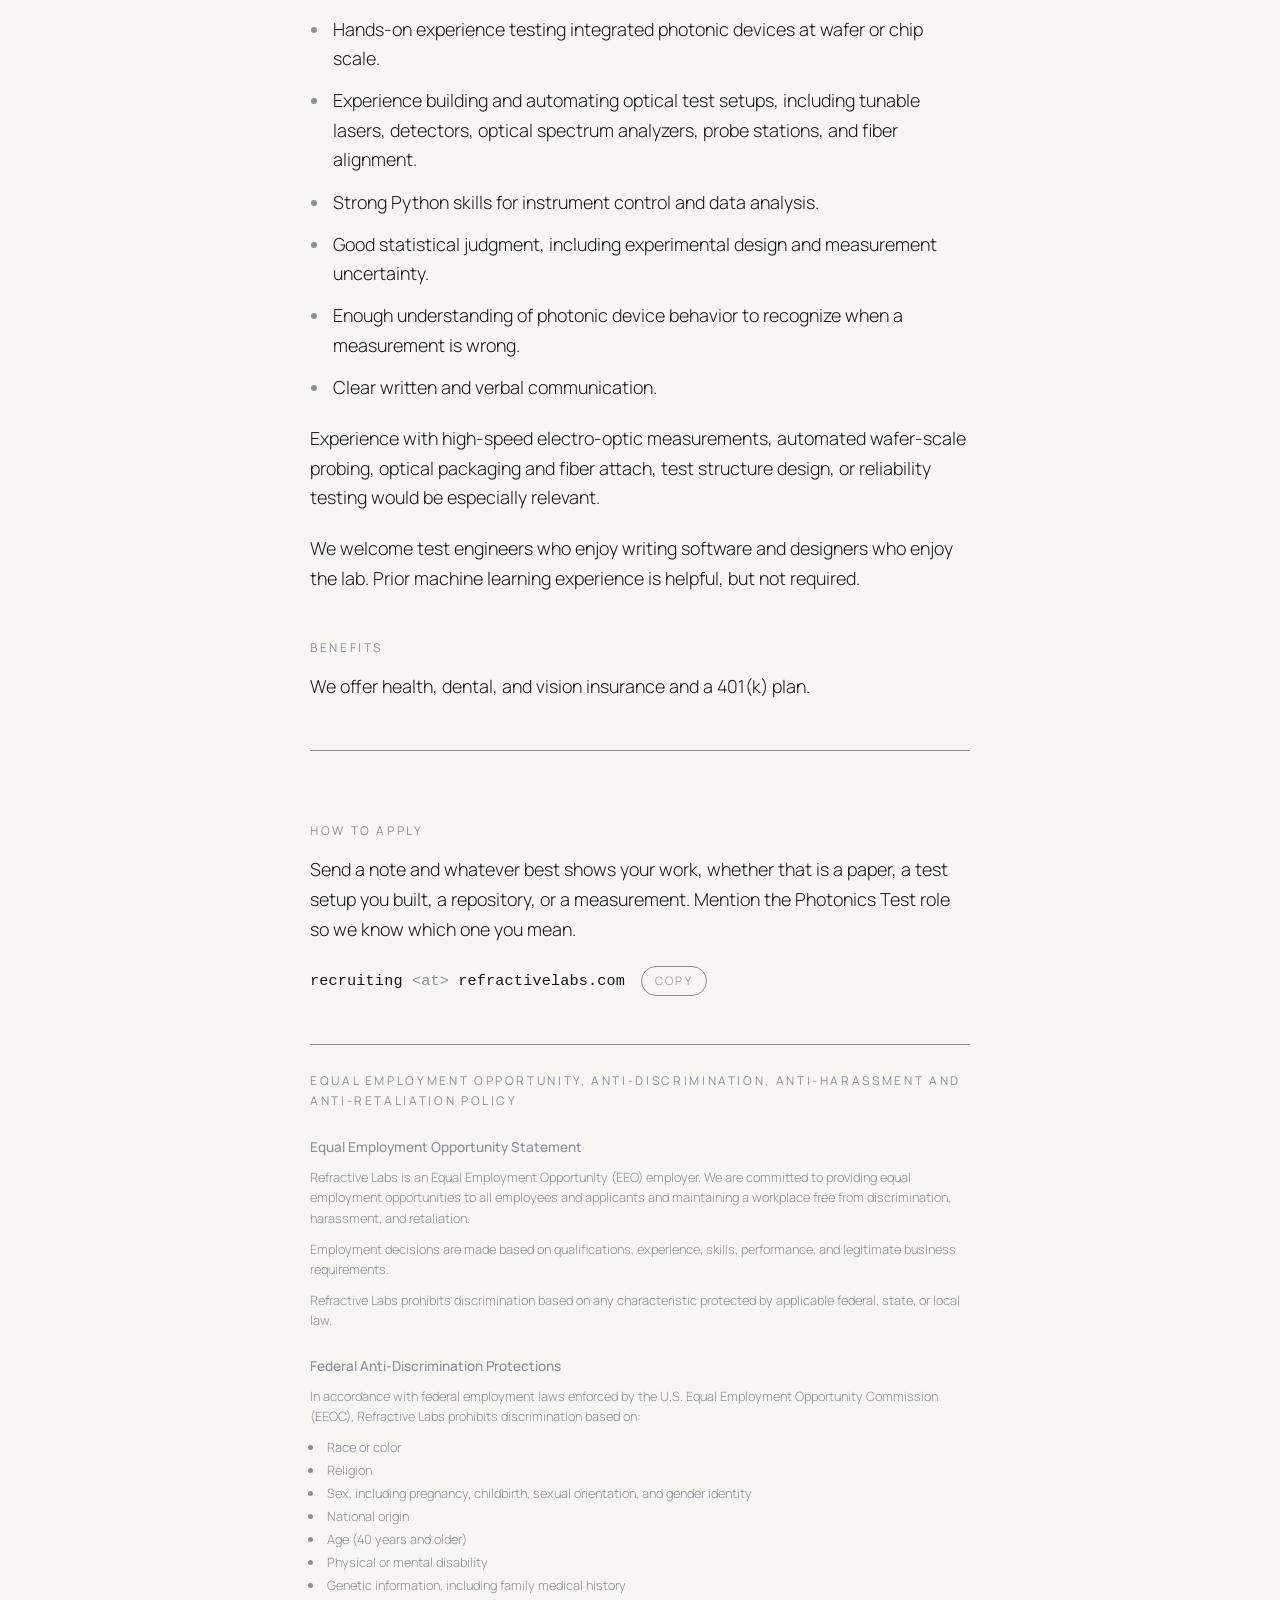
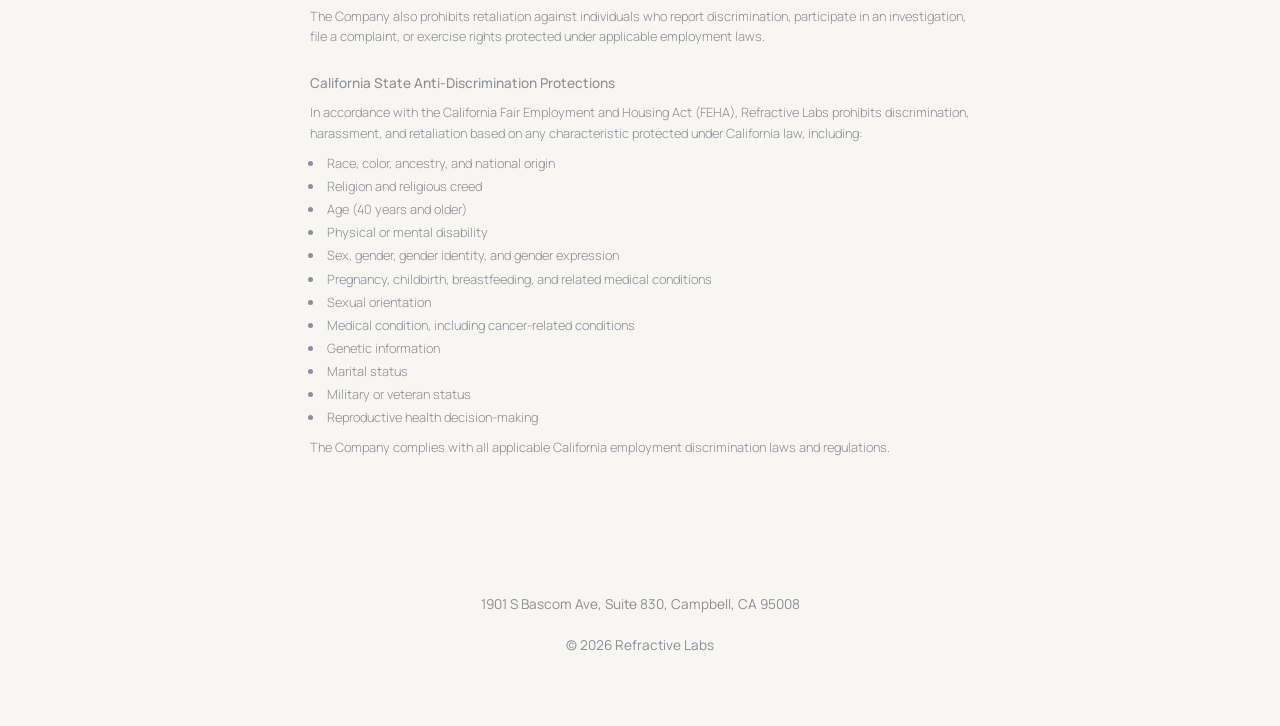
<file: careers/photonics-test/index.html>
<!doctype html>
<html lang="en">
<head>
  <meta charset="utf-8">
  <meta name="viewport" content="width=device-width, initial-scale=1">
  <title>Member of Technical Staff, Photonics Test · Refractive Labs</title>
  <meta name="description" content="Member of Technical Staff, Photonics Test, at Refractive Labs in Campbell, California.">
  <link rel="canonical" href="https://refractivelabs.com/careers/photonics-test/">
  <link rel="icon" href="/assets/favicon.svg" type="image/svg+xml">
  <meta name="theme-color" content="#f7f6f2" media="(prefers-color-scheme: light)">
  <meta name="theme-color" content="#0f1013" media="(prefers-color-scheme: dark)">
  <link rel="preconnect" href="https://fonts.googleapis.com">
  <link rel="preconnect" href="https://fonts.gstatic.com" crossorigin>
  <link href="https://fonts.googleapis.com/css2?family=Manrope:wght@300;400;500&display=swap" rel="stylesheet">
  <link rel="stylesheet" href="/assets/style.css">
</head>
<body class="sub">
  <header class="topbar">
    <a class="home" href="/">Refractive Labs</a>
  </header>

  <main class="careers">
    <article class="chapter role">
      <p class="back"><a href="/careers/#open-roles">&larr; All open roles</a></p>
      <p class="eyebrow">Open role</p>
      <h2>Member of Technical Staff</h2>
      <p class="role-facts">Focus: Photonics Test<br>Location: Campbell, CA</p>

      <h3>About Refractive Labs</h3>
      <p>Refractive Labs designs and develops photonic chips, with AI at the core of our approach. We combine machine learning, physics simulation, and experimental data to develop and optimize photonic devices and circuits. Our work spans models, chip design, and validation, connecting advances in AI to hardware we can fabricate and measure. We’re an early-stage team backed by Khosla Ventures.</p>

      <h3>About the role</h3>
      <p>You’ll build the measurement capability that tells us whether our chips work. This means defining test methods, building and automating setups, and characterizing the devices and circuits we tape out.</p>
      <p>Measured data matters twice here. It shows whether a design met its targets, and it is what our compact models and machine learning models are validated against and trained on. You’ll work closely with photonic designers and with the data and evaluations team to make that data reliable.</p>

      <h3>What you’ll work on</h3>
      <ul>
        <li><strong>Develop test methods and plans.</strong> Decide what to measure for each device and circuit, under which conditions, and to what accuracy.</li>
        <li><strong>Build and automate test setups.</strong> Assemble wafer- and chip-scale optical and electro-optic measurement setups, and write the instrument control, alignment, and automation software that runs them.</li>
        <li><strong>Characterize devices and circuits.</strong> Measure passive and active components and full circuits, including loss, spectral response, bandwidth, and tuning behavior.</li>
        <li><strong>Help design test structures.</strong> Work with designers so that the quantities we care about can be extracted from the structures we fabricate.</li>
        <li><strong>Turn measurements into reliable data.</strong> Establish calibration, repeatability, uncertainty, and provenance, so that results can validate models and serve as training data.</li>
        <li><strong>Analyze results and feed them back.</strong> Use statistical analysis across dies, wafers, and fabrication runs to identify process variation and failure modes, and bring those findings to the design team.</li>
        <li><strong>Improve throughput and quality.</strong> Reduce test cycle time, and work with foundry, packaging, and equipment vendors as our testing grows.</li>
      </ul>

      <h3>What we’re looking for</h3>
      <ul>
        <li>Hands-on experience testing integrated photonic devices at wafer or chip scale.</li>
        <li>Experience building and automating optical test setups, including tunable lasers, detectors, optical spectrum analyzers, probe stations, and fiber alignment.</li>
        <li>Strong Python skills for instrument control and data analysis.</li>
        <li>Good statistical judgment, including experimental design and measurement uncertainty.</li>
        <li>Enough understanding of photonic device behavior to recognize when a measurement is wrong.</li>
        <li>Clear written and verbal communication.</li>
      </ul>
      <p>Experience with high-speed electro-optic measurements, automated wafer-scale probing, optical packaging and fiber attach, test structure design, or reliability testing would be especially relevant.</p>
      <p>We welcome test engineers who enjoy writing software and designers who enjoy the lab. Prior machine learning experience is helpful, but not required.</p>

      <h3>Benefits</h3>
      <p>We offer health, dental, and vision insurance and a 401(k) plan.</p>

      <div class="role-apply">
        <h3>How to apply</h3>
        <p>Send a note and whatever best shows your work, whether that is a paper, a test setup you built, a repository, or a measurement. Mention the Photonics Test role so we know which one you mean.</p>
        <p class="email"><span class="obf"><span>recruiting</span><span class="at"> &lt;at&gt; </span><span>refractivelabs.com</span></span>
          <button type="button" class="copy" id="copyEmail" aria-label="Copy email address">copy</button></p>
      </div>
      <section class="role-eeo">
        <h3>Equal Employment Opportunity, Anti-Discrimination, Anti-Harassment and Anti-Retaliation Policy</h3>
        <h4>Equal Employment Opportunity Statement</h4>
        <p>Refractive Labs is an Equal Employment Opportunity (EEO) employer. We are committed to providing equal employment opportunities to all employees and applicants and maintaining a workplace free from discrimination, harassment, and retaliation.</p>
        <p>Employment decisions are made based on qualifications, experience, skills, performance, and legitimate business requirements.</p>
        <p>Refractive Labs prohibits discrimination based on any characteristic protected by applicable federal, state, or local law.</p>
        <h4>Federal Anti-Discrimination Protections</h4>
        <p>In accordance with federal employment laws enforced by the U.S. Equal Employment Opportunity Commission (EEOC), Refractive Labs prohibits discrimination based on:</p>
        <ul>
          <li>Race or color</li>
          <li>Religion</li>
          <li>Sex, including pregnancy, childbirth, sexual orientation, and gender identity</li>
          <li>National origin</li>
          <li>Age (40 years and older)</li>
          <li>Physical or mental disability</li>
          <li>Genetic information, including family medical history</li>
        </ul>
        <p>The Company also prohibits retaliation against individuals who report discrimination, participate in an investigation, file a complaint, or exercise rights protected under applicable employment laws.</p>
        <h4>California State Anti-Discrimination Protections</h4>
        <p>In accordance with the California Fair Employment and Housing Act (FEHA), Refractive Labs prohibits discrimination, harassment, and retaliation based on any characteristic protected under California law, including:</p>
        <ul>
          <li>Race, color, ancestry, and national origin</li>
          <li>Religion and religious creed</li>
          <li>Age (40 years and older)</li>
          <li>Physical or mental disability</li>
          <li>Sex, gender, gender identity, and gender expression</li>
          <li>Pregnancy, childbirth, breastfeeding, and related medical conditions</li>
          <li>Sexual orientation</li>
          <li>Medical condition, including cancer-related conditions</li>
          <li>Genetic information</li>
          <li>Marital status</li>
          <li>Military or veteran status</li>
          <li>Reproductive health decision-making</li>
        </ul>
        <p>The Company complies with all applicable California employment discrimination laws and regulations.</p>
      </section>
    </article>
  </main>

  <footer class="foot">
    <p>1901 S Bascom Ave, Suite 830, Campbell, CA 95008</p>
    <p class="foot-copy">&copy; <span id="year">2026</span> Refractive Labs</p>
  </footer>

  <script src="/assets/email.js"></script>
</body>
</html>
</file>
<file: assets/style.css>
:root {
  --bg: #f7f6f2;
  --ink: #14161a;
  --muted: #8a8f98;
  --line: #14161a;
  --slab: rgba(20, 22, 26, .045);
  --glow-l: 46%;
  --sans: "Manrope", system-ui, -apple-system, "Segoe UI", Helvetica, Arial, sans-serif;
}
@media (prefers-color-scheme: dark) {
  :root {
    --bg: #0f1013;
    --ink: #eceef2;
    --muted: #6f7580;
    --line: #eceef2;
    --slab: rgba(236, 238, 242, .06);
    --glow-l: 60%;
  }
}
* { box-sizing: border-box; }
html { scroll-behavior: smooth; }
body {
  margin: 0;
  background: var(--bg);
  color: var(--ink);
  font-family: var(--sans);
  font-weight: 300;
  -webkit-font-smoothing: antialiased;
}

/* ---- hero ---- */
.hero { height: 320vh; position: relative; }
.stage {
  position: sticky; top: 0;
  height: 100vh;
  display: flex; flex-direction: column; align-items: center; justify-content: center;
  gap: 2rem;
  padding: 0 6vw;
}
.figure { margin: 0; width: min(100%, 720px); position: relative; z-index: 1; }
.brand { position: relative; z-index: 1; }
.cue { z-index: 1; }

/* ---- horizon grid (canvas) ----
   The stage is always dark: the effect is a glowing horizon on black. */
.stage {
  --bg: #050507; --ink: #eceef2; --muted: #7a808a; --line: #eceef2;
  --slab: rgba(236, 238, 242, .06); --glow-l: 60%;
  background: var(--bg); color: var(--ink);
}
.stage .disp { mix-blend-mode: screen; }
.horizon { position: absolute; inset: 0; z-index: 0; pointer-events: none; display: block; width: 100%; height: 100%; }

.figure svg { display: block; width: 100%; height: auto; overflow: visible; }

.slab { fill: var(--slab); stroke: var(--line); stroke-width: 1.2; }
.normal { stroke: var(--line); stroke-width: 1; stroke-dasharray: 2 5; opacity: .35; }
.ray { stroke-width: 2; stroke-linecap: round; }
.beam { stroke: var(--line); }
.reflect { stroke: var(--line); stroke-width: 1.2; }
.disp { stroke-width: 1.6; opacity: 0; mix-blend-mode: multiply; }
@media (prefers-color-scheme: dark) { .disp { mix-blend-mode: screen; } }

.brand h1 {
  margin: 0;
  font-size: clamp(1.8rem, 5vw, 3.2rem);
  font-weight: 300;
  letter-spacing: -0.03em;
  line-height: 1;
  text-align: center;
  text-shadow: 0 0 28px var(--bg), 0 0 14px var(--bg), 0 0 6px var(--bg);
}
.brand .tagline {
  margin: .9rem 0 0;
  font-size: clamp(.85rem, 1.6vw, 1rem);
  font-weight: 400;
  letter-spacing: .02em;
  text-align: center;
  color: var(--muted);
  text-shadow: 0 0 14px var(--bg), 0 0 6px var(--bg);
}
.cue {
  position: absolute; bottom: 2rem; left: 0; right: 0;
  margin: 0; text-align: center;
  font-size: .75rem; letter-spacing: .25em; text-transform: uppercase;
  color: var(--muted);
}

/* ---- essay ---- */
.essay { padding: 10vh 6vw 6vh; }
.chapter {
  max-width: 60ch;
  margin: 0 auto 22vh;
  font-size: clamp(1.05rem, 1.4vw, 1.25rem);
  line-height: 1.65;
}
.chapter p { margin: 0 0 1.2em; }
.eyebrow {
  font-size: .75rem; letter-spacing: .22em; text-transform: uppercase;
  color: var(--muted); margin-bottom: 1.4rem !important; font-weight: 400;
}
.chapter h2 {
  margin: 0 0 1.2em;
  font-size: clamp(1.6rem, 3vw, 2.4rem);
  font-weight: 300;
  letter-spacing: -0.025em;
  line-height: 1.15;
}
.closing { text-align: center; margin-bottom: 8vh; }
.wordmark-small { font-size: clamp(1.4rem, 3vw, 2rem); letter-spacing: -0.03em; margin-bottom: .4rem !important; }
.est { font-size: .75rem; letter-spacing: .25em; text-transform: uppercase; color: var(--muted); }

.reveal { opacity: 0; transform: translateY(18px); transition: opacity .9s ease, transform .9s ease; }
.reveal.in { opacity: 1; transform: none; }
@media (prefers-reduced-motion: reduce) {
  html { scroll-behavior: auto; }
  .reveal { opacity: 1; transform: none; transition: none; }
}

.foot {
  max-width: 60ch;
  margin: 0 auto;
  padding: 4vh 6vw 4rem;
  font-size: .85rem; font-weight: 400; line-height: 1.6;
  color: var(--muted); text-align: center;
}
.foot p { margin: 0 0 .35rem; }
.foot a { color: inherit; text-decoration: underline; text-underline-offset: .2em; text-decoration-color: var(--muted); }
.foot-copy { margin-top: 1.2rem !important; }

/* ---- scaling chart (chapter 1) ---- */
.chart {
  --s-flops: #2a78d6; --s-dram: #eb6834; --s-ic: #1baf7a;
  --grid: rgba(20, 22, 26, .10); --axis: rgba(20, 22, 26, .25);
  margin: 2.5rem 0 2rem; font-size: .85rem;
}
@media (prefers-color-scheme: dark) {
  .chart { --s-flops: #3987e5; --s-dram: #d95926; --s-ic: #199e70; --grid: rgba(236, 238, 242, .10); --axis: rgba(236, 238, 242, .25); }
}
.chart-legend { list-style: none; margin: 0 0 .6rem; padding: 0; display: flex; flex-wrap: wrap; gap: .4rem 1.4rem; color: var(--muted); }
.chart-legend li { display: flex; align-items: center; gap: .5rem; }
.chart-legend .key { display: inline-block; width: 18px; height: 2px; border-radius: 1px; }
.chart-legend .rate { font-family: ui-monospace, SFMono-Regular, Menlo, monospace; font-size: .75rem; opacity: .8; }
.key.s-flops, .trend.s-flops, .dot.s-flops { background: var(--s-flops); stroke: var(--s-flops); fill: var(--s-flops); }
.key.s-dram,  .trend.s-dram,  .dot.s-dram  { background: var(--s-dram);  stroke: var(--s-dram);  fill: var(--s-dram); }
.key.s-ic,    .trend.s-ic,    .dot.s-ic    { background: var(--s-ic);    stroke: var(--s-ic);    fill: var(--s-ic); }
.chart-wrap { position: relative; }
.chart-svg { display: block; width: 100%; height: auto; overflow: visible; font-family: var(--sans); }
.chart-svg .grid { stroke: var(--grid); stroke-width: 1; }
.chart-svg .axis { stroke: var(--axis); stroke-width: 1; }
.chart-svg .tick { fill: var(--muted); font-size: 11px; font-variant-numeric: tabular-nums; }
.chart-svg .trend { stroke-width: 2; stroke-linecap: round; opacity: .9; }
.chart-svg .dot { stroke: var(--bg); stroke-width: 2; }
.chart-svg .pl { fill: var(--muted); font-size: 10.5px; }
.chart-svg .hit { fill: transparent; cursor: default; outline: none; }
.chart-svg .hit:focus-visible { stroke: var(--ink); stroke-width: 1; stroke-dasharray: 2 2; }
.chart-tip { position: absolute; z-index: 3; pointer-events: none; padding: .45rem .65rem; border-radius: 8px;
  background: var(--bg); border: 1px solid var(--muted); box-shadow: 0 6px 20px rgba(0,0,0,.2); white-space: nowrap; display: flex; flex-direction: column; gap: .1rem; }
.chart-tip[hidden] { display: none; }
.chart-tip strong { font-weight: 500; color: var(--ink); font-size: .95rem; }
.chart-tip span { color: var(--ink); font-size: .8rem; }
.chart-tip small { color: var(--muted); font-size: .72rem; }
.chart figcaption { margin-top: .8rem; color: var(--muted); font-size: .78rem; line-height: 1.5; }
.chart figcaption a { color: inherit; text-decoration: underline; text-underline-offset: .2em; }

/* ---- integrated-photonics schematic (careers) ---- */
.light { stroke-width: 6; }
.wg { stroke: var(--line); stroke-width: 1.4; }
.flow { stroke-width: 2.6; stroke-linecap: round; stroke-dasharray: 2 12; animation: flow 1s linear infinite; }
.lbl { font-family: ui-monospace, SFMono-Regular, Menlo, monospace; font-size: 10px; letter-spacing: .08em; fill: var(--muted); stroke: none; }
@keyframes flow { to { stroke-dashoffset: -14; } }
@media (prefers-reduced-motion: reduce) { .flow { animation: none; } }
@media (max-width: 600px) { .lbl { font-size: 16px; } }

/* ---- sub pages (careers) ---- */
.topbar { padding: 1.4rem 6vw; }
.topbar .home { color: var(--ink); text-decoration: none; font-weight: 400; letter-spacing: -0.02em; font-size: 1.05rem; }
.careers { padding: 3vh 4vw 6vh; display: flex; flex-direction: column; align-items: center; gap: 3rem; }
.careers .chapter { margin: 0 auto 4vh; }
/* readout */
.readout {
  display: grid; grid-template-columns: repeat(6, 1fr); gap: 1rem 1.5rem;
  margin: 1.6rem 0 0; padding-top: 1rem; border-top: 1px solid var(--muted);
}
.ro-item { min-width: 0; }
.readout dt { font-size: .68rem; letter-spacing: .18em; text-transform: uppercase; color: var(--muted); margin: 0 0 .35rem; }
.readout dd { margin: 0; font-size: clamp(1.3rem, 2.4vw, 1.9rem); font-weight: 300; line-height: 1; letter-spacing: -0.02em; font-variant-numeric: tabular-nums; white-space: nowrap; }
.ro-unit { font-size: .7em; color: var(--muted); margin-left: .3em; letter-spacing: 0; }
@media (max-width: 720px) { .readout { grid-template-columns: repeat(3, 1fr); } }
.heater { fill: #ff6a3d; stroke: var(--line); stroke-width: 1; opacity: .25; }
.challenge { padding-left: 1rem; border-left: 1px solid var(--muted); }
.email { margin-top: 2rem; font-size: 1.15rem; display: flex; align-items: baseline; gap: 1rem; flex-wrap: wrap; }
.obf { font-family: ui-monospace, SFMono-Regular, Menlo, monospace; font-size: .95rem; letter-spacing: .01em; white-space: nowrap; }
.obf .at { color: var(--muted); }
.copy { font: inherit; font-size: .72rem; letter-spacing: .2em; text-transform: uppercase; color: var(--muted);
        background: none; border: 1px solid var(--muted); border-radius: 999px; padding: .3rem .8rem; cursor: pointer; }
.copy:hover { color: var(--ink); border-color: var(--ink); }
.foot-links { margin-bottom: 1rem !important; }
.foot-links a { color: var(--ink); font-weight: 300; font-size: .95rem; text-decoration: none; border-bottom: 1px solid var(--muted); }

/* ---- mesh (careers) ---- */
.meshpage { padding: 2vh 3vw 4vh; display: flex; justify-content: center; }
.meshfig { width: min(100%, 1100px); margin: 0; }
.meshfig svg { display: block; width: 100%; height: auto; overflow: visible; }
.meshfig .light { stroke-width: 4; }
.meshfig .wg { stroke-width: 1; opacity: .8; }
.heater.mh { opacity: .5; }
.port { fill: var(--bg); stroke: var(--muted); stroke-width: 1.2; cursor: pointer; }
.port:hover { stroke: var(--ink); }
.port.on { fill: var(--ink); stroke: var(--ink); }
.obar { opacity: .85; }
.meshfig .spec line { stroke: var(--line); opacity: .3; }
.sline { fill: none; stroke-width: 1.2; opacity: .8; }
.cursor { stroke: var(--line); stroke-width: 1; stroke-dasharray: 2 3; opacity: .7; }

/* ---- open roles (careers) ---- */
.roles { margin: 2.4rem 0 2.6rem; }
.roles h3, .role h3 {
  margin: 0 0 .9rem; font-size: .75rem; font-weight: 400;
  letter-spacing: .22em; text-transform: uppercase; color: var(--muted);
}
.role-list { list-style: none; margin: 0; padding: 0; border-top: 1px solid var(--muted); }
.role-list li { border-bottom: 1px solid var(--muted); }
.role-list a {
  display: flex; align-items: baseline; justify-content: space-between; gap: 1rem;
  padding: 1rem 0; color: var(--ink); text-decoration: none;
}
.role-name { display: block; font-weight: 400; letter-spacing: -0.01em; }
.role-meta { display: block; font-size: .85rem; color: var(--muted); line-height: 1.5; }
.role-go { flex: none; font-size: .72rem; letter-spacing: .2em; text-transform: uppercase; color: var(--muted); white-space: nowrap; }
.role-list a:hover .role-go, .role-list a:focus-visible .role-go { color: var(--ink); }
.role-list a:hover .role-name { text-decoration: underline; text-underline-offset: .25em; text-decoration-thickness: 1px; }

/* ---- role description pages ---- */
.role .back { font-size: .85rem; margin-bottom: 2.4rem; }
.role .back a, .role-apply a { color: inherit; text-decoration: underline; text-underline-offset: .2em; text-decoration-color: var(--muted); }
.role h2 { margin-bottom: .6em; }
.role .role-facts { color: var(--muted); font-size: .95rem; margin-bottom: 2.6rem; }
.role h3 { margin-top: 2.8rem; }
.role ul { margin: 0 0 1.2em; padding-left: 1.1em; }
.role li { margin: 0 0 .7em; padding-left: .2em; }
.role li::marker { color: var(--muted); }
.role strong { font-weight: 500; }
.role-apply { margin-top: 3rem; padding-top: 1.6rem; border-top: 1px solid var(--muted); }
.role-eeo { margin-top: 3rem; padding-top: 1.6rem; border-top: 1px solid var(--muted); font-size: .8rem; line-height: 1.6; color: var(--muted); }
.role .role-eeo h3 { margin: 0 0 1.2rem; line-height: 1.7; }
.role-eeo h4 { margin: 1.6rem 0 .5rem; font-size: .85rem; font-weight: 500; }
.role-eeo p { margin: 0 0 .8em; }
.role .role-eeo ul { margin: 0 0 .8em; }
.role .role-eeo li { margin: 0 0 .2em; }
</file>
